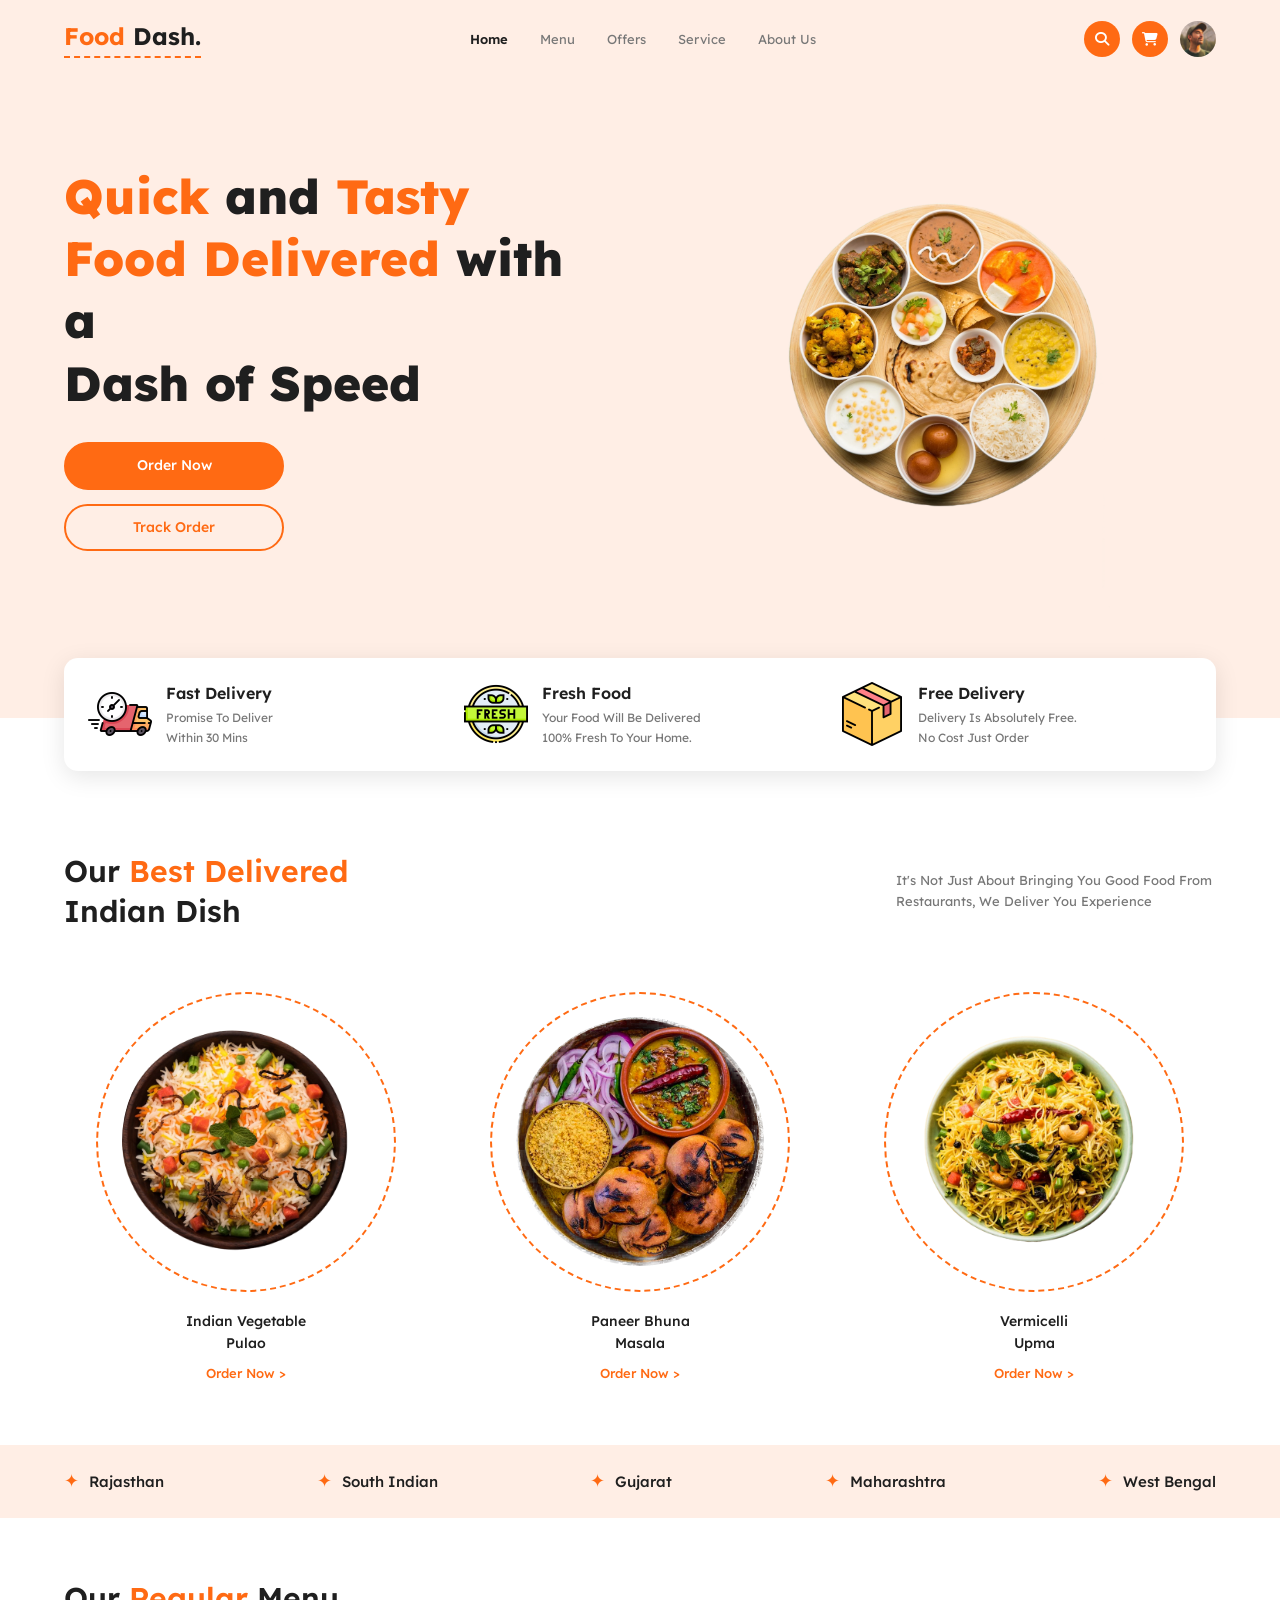
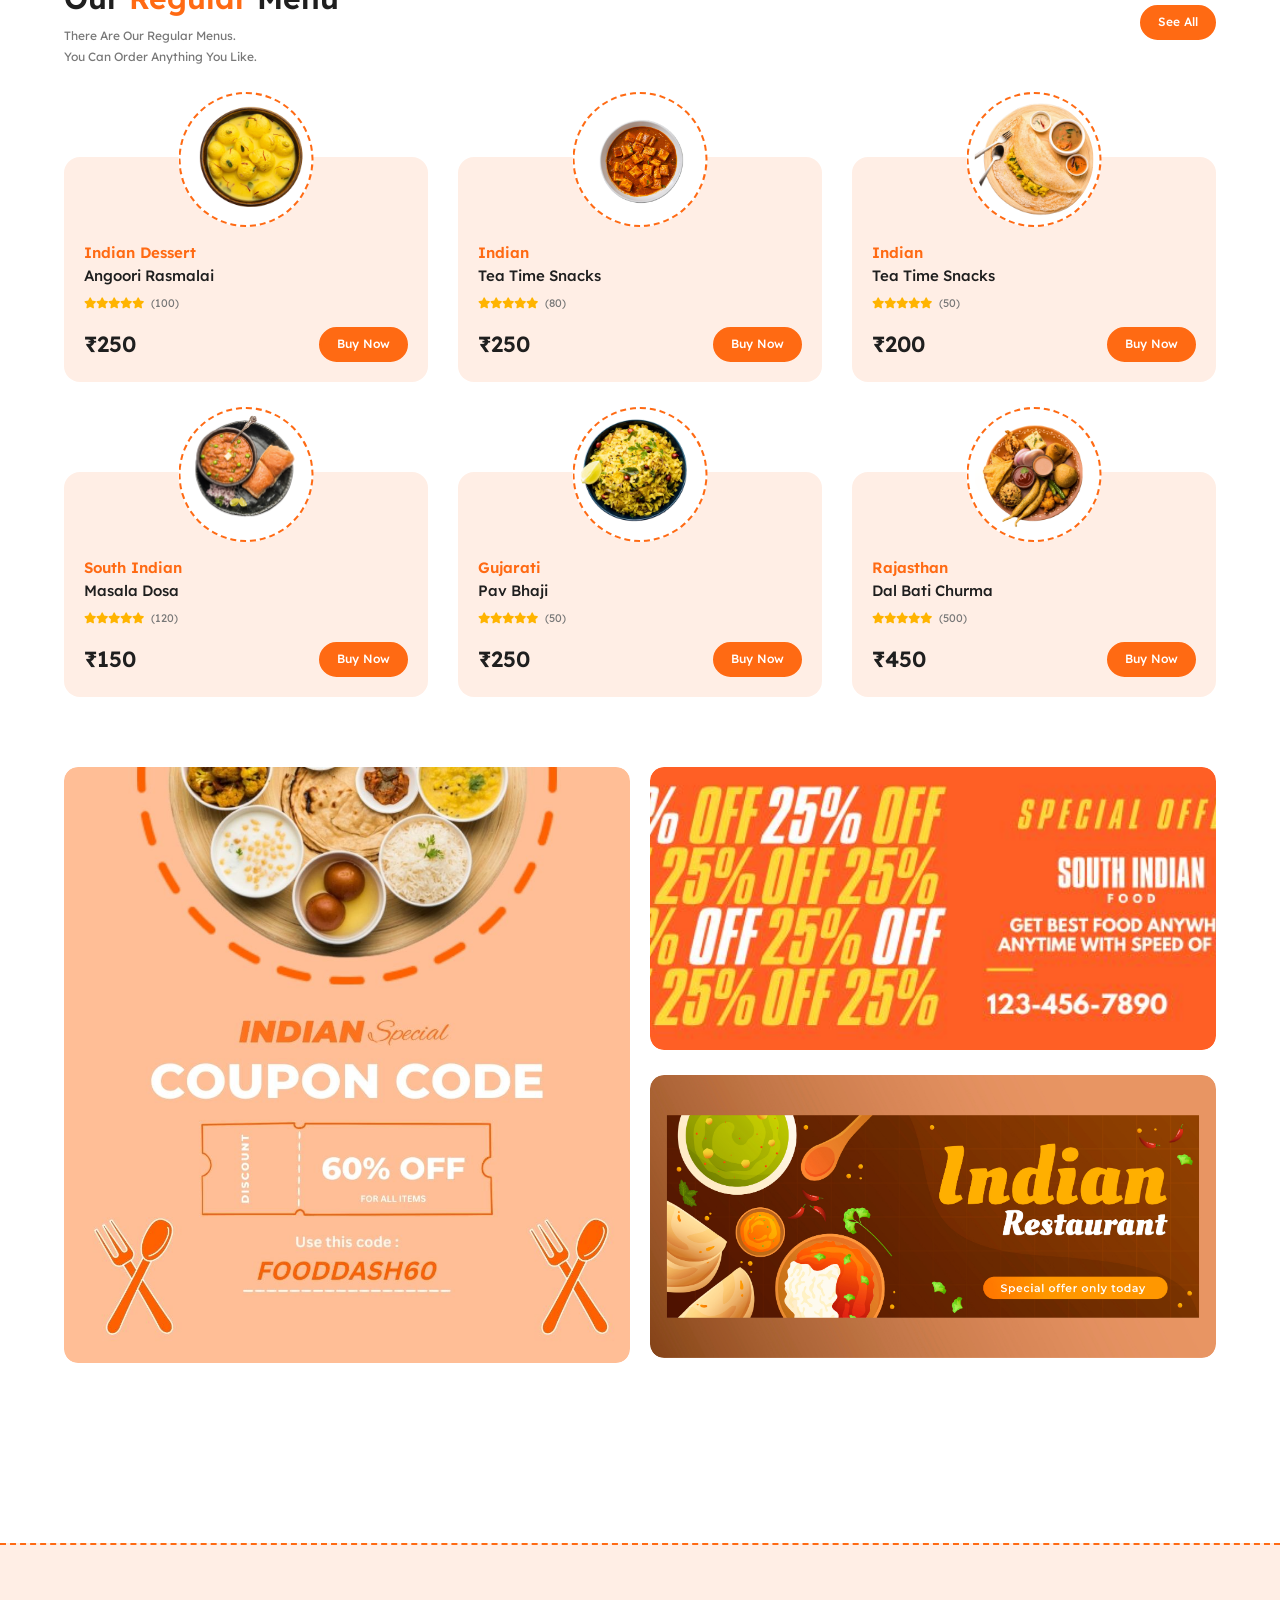
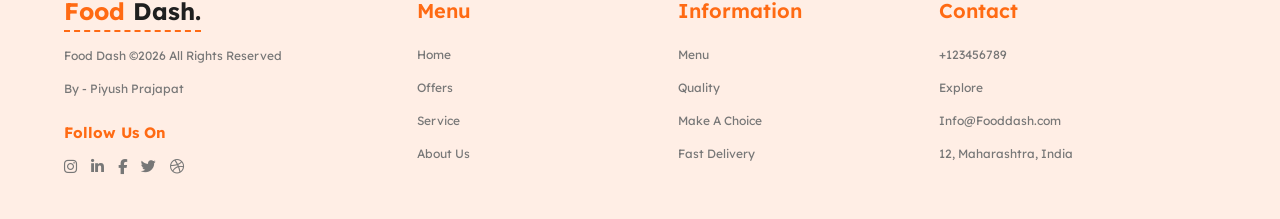
<file: index.html>
<!DOCTYPE html>
<html lang="en">

<head>
    <meta charset="UTF-8">
    <meta name="viewport" content="width=device-width, initial-scale=1.0">
    <meta name="description" content="Food Dash - quick and tasty Indian food delivered with a dash of speed.">
    <title>Food Dash | Home</title>

    <!-- Font (Lexend) and icons (Font Awesome) -->
    <link rel="preconnect" href="https://fonts.googleapis.com">
    <link rel="preconnect" href="https://fonts.gstatic.com" crossorigin>
    <link href="https://fonts.googleapis.com/css2?family=Lexend:wght@300;400;500;600;700;800&display=swap"
        rel="stylesheet">
    <link rel="stylesheet" href="https://cdnjs.cloudflare.com/ajax/libs/font-awesome/6.7.2/css/all.min.css">

    <!-- Our CSS: shared file first, then this page's file -->
    <link rel="stylesheet" href="./css/style.css">
    <link rel="stylesheet" href="./css/home.css">
</head>

<body>

    <!-- ========== HEADER ========== -->
    <header class="header">
        <div class="container navbar">

            <a href="./index.html" class="logo"><span>Food</span> Dash.</a>

            <!-- Mobile menu button (checkbox trick, no JavaScript) -->
            <input type="checkbox" id="menu-checkbox" class="menu-checkbox">
            <label for="menu-checkbox" class="menu-toggle" aria-label="Open menu">
                <i class="fa-solid fa-bars"></i>
            </label>

            <ul class="nav-menu">
                <li><a href="./index.html" class="nav-link active">Home</a></li>
                <li><a href="./menu.html" class="nav-link">Menu</a></li>
                <li><a href="#offers" class="nav-link">Offers</a></li>
                <li><a href="#service" class="nav-link">Service</a></li>
                <li><a href="#about" class="nav-link">About Us</a></li>
            </ul>

            <div class="nav-actions">
                <a href="./menu.html" class="icon-btn" aria-label="Search food">
                    <i class="fa-solid fa-magnifying-glass"></i>
                </a>
                <a href="./cart.html" class="icon-btn" aria-label="Shopping cart">
                    <i class="fa-solid fa-cart-shopping"></i>
                </a>
                <a href="./login.html" aria-label="Login">
                    <img src="./images/men1.jpg" alt="User" class="avatar">
                </a>
            </div>

        </div>
    </header>


    <main>

        <!-- ========== HERO ========== -->
        <section class="hero">
            <div class="container hero-content">

                <div class="hero-text">
                    <h1>
                        <span>Quick</span> and <span>Tasty</span><br>
                        <span>Food Delivered</span> with a<br>
                        Dash of Speed
                    </h1>

                    <div class="hero-buttons">
                        <a href="./menu.html" class="btn btn-primary">Order Now</a>
                        <a href="./cart.html" class="btn btn-outline">Track Order</a>
                    </div>
                </div>

                <div class="hero-image">
                    <img src="./images/hero.png" alt="Indian thali with many dishes">
                </div>

            </div>
        </section>


        <!-- ========== FEATURES ========== -->
        <section class="features" id="service">
            <div class="container">
                <div class="features-box">

                    <div class="feature-item">
                        <img src="./images/delivery1.png" alt="">
                        <div>
                            <h3>Fast Delivery</h3>
                            <p>Promise To Deliver<br>Within 30 Mins</p>
                        </div>
                    </div>

                    <div class="feature-item">
                         <img src="./images/delevery2.png" alt="">
                        <div>
                            <h3>Fresh Food</h3>
                            <p>Your Food Will Be Delivered<br>100% Fresh To Your Home.</p>
                        </div>
                    </div>

                    <div class="feature-item">
                        <img src="./images/delivery3.png" alt="">
                        <div>
                            <h3>Free Delivery</h3>
                            <p>Delivery Is Absolutely Free.<br>No Cost Just Order</p>
                        </div>
                    </div>

                </div>
            </div>
        </section>


        <!-- ========== BEST DELIVERED DISHES ========== -->
        <section class="best-dishes" id="about">
            <div class="container">

                <div class="best-heading">
                    <h2 class="section-title">Our <span>Best Delivered</span><br>Indian Dish</h2>
                    <p>It's Not Just About Bringing You Good Food From Restaurants, We Deliver You Experience</p>
                </div>

                <div class="best-grid">

                    <div class="best-item">
                        <div class="best-circle">
                            <img src="./images/item1.png" alt="Indian vegetable pulao">
                        </div>
                        <h3>Indian Vegetable<br>Pulao</h3>
                        <a href="./cart.html">Order Now ></a>
                    </div>

                    <div class="best-item">
                        <div class="best-circle">
                            <img src="./images/item2.png" alt="Paneer bhuna masala">
                        </div>
                        <h3>Paneer Bhuna<br>Masala</h3>
                        <a href="./cart.html">Order Now ></a>
                    </div>

                    <div class="best-item">
                        <div class="best-circle">
                            <img src="./images/item3.png" alt="Vermicelli upma">
                        </div>
                        <h3>Vermicelli<br>Upma</h3>
                        <a href="./cart.html">Order Now ></a>
                    </div>

                </div>

            </div>
        </section>


        <!-- ========== REGIONS STRIP ========== -->
        <section class="regions">
            <div class="container">
                <ul class="regions-list">
                    <li>Rajasthan</li>
                    <li>South Indian</li>
                    <li>Gujarat</li>
                    <li>Maharashtra</li>
                    <li>West Bengal</li>
                </ul>
            </div>
        </section>


        <!-- ========== OUR REGULAR MENU ========== -->
        <section class="regular-menu">
            <div class="container">

                <div class="menu-heading">
                    <div>
                        <h2 class="section-title">Our <span>Regular</span> Menu</h2>
                        <p>There Are Our Regular Menus.<br>You Can Order Anything You Like.</p>
                    </div>
                    <a href="./menu.html" class="btn btn-primary btn-small">See All</a>
                </div>

                <div class="dish-grid">

                    <article class="dish-card">
                        <div class="dish-image">
                            <img src="./images/item4.png" alt="Angoori rasmalai">
                        </div>
                        <h3><span>Indian Dessert</span> Angoori Rasmalai</h3>
                        <div class="stars">
                            <i class="fa-solid fa-star"></i><i class="fa-solid fa-star"></i><i
                                class="fa-solid fa-star"></i><i class="fa-solid fa-star"></i><i
                                class="fa-solid fa-star"></i>
                            <span>(100)</span>
                        </div>
                        <div class="dish-bottom">
                            <span class="price">₹250</span>
                            <a href="./cart.html" class="btn btn-primary btn-small">Buy Now</a>
                        </div>
                    </article>

                    <article class="dish-card">
                        <div class="dish-image">
                            <img src="./images/item5.png" alt="Indian tea time snacks">
                        </div>
                        <h3><span>Indian</span> Tea Time Snacks</h3>
                        <div class="stars">
                            <i class="fa-solid fa-star"></i><i class="fa-solid fa-star"></i><i
                                class="fa-solid fa-star"></i><i class="fa-solid fa-star"></i><i
                                class="fa-solid fa-star"></i>
                            <span>(80)</span>
                        </div>
                        <div class="dish-bottom">
                            <span class="price">₹250</span>
                            <a href="./cart.html" class="btn btn-primary btn-small">Buy Now</a>
                        </div>
                    </article>

                    <article class="dish-card">
                        <div class="dish-image">
                            <img src="./images/item6.png" alt="Indian tea snacks platter">
                        </div>
                        <h3><span>Indian</span> Tea Time Snacks</h3>
                        <div class="stars">
                            <i class="fa-solid fa-star"></i><i class="fa-solid fa-star"></i><i
                                class="fa-solid fa-star"></i><i class="fa-solid fa-star"></i><i
                                class="fa-solid fa-star"></i>
                            <span>(50)</span>
                        </div>
                        <div class="dish-bottom">
                            <span class="price">₹200</span>
                            <a href="./cart.html" class="btn btn-primary btn-small">Buy Now</a>
                        </div>
                    </article>

                    <article class="dish-card">
                        <div class="dish-image">
                            <img src="./images/item7.png" alt="Masala dosa">
                        </div>
                        <h3><span>South Indian</span> Masala Dosa</h3>
                        <div class="stars">
                            <i class="fa-solid fa-star"></i><i class="fa-solid fa-star"></i><i
                                class="fa-solid fa-star"></i><i class="fa-solid fa-star"></i><i
                                class="fa-solid fa-star"></i>
                            <span>(120)</span>
                        </div>
                        <div class="dish-bottom">
                            <span class="price">₹150</span>
                            <a href="./cart.html" class="btn btn-primary btn-small">Buy Now</a>
                        </div>
                    </article>

                    <article class="dish-card">
                        <div class="dish-image">
                            <img src="./images/item8.png" alt="Pav bhaji">
                        </div>
                        <h3><span>Gujarati</span> Pav Bhaji</h3>
                        <div class="stars">
                            <i class="fa-solid fa-star"></i><i class="fa-solid fa-star"></i><i
                                class="fa-solid fa-star"></i><i class="fa-solid fa-star"></i><i
                                class="fa-solid fa-star"></i>
                            <span>(50)</span>
                        </div>
                        <div class="dish-bottom">
                            <span class="price">₹250</span>
                            <a href="./cart.html" class="btn btn-primary btn-small">Buy Now</a>
                        </div>
                    </article>

                    <article class="dish-card">
                        <div class="dish-image">
                            <img src="./images/item9.png" alt="Dal bati churma">
                        </div>
                        <h3><span>Rajasthan</span> Dal Bati Churma</h3>
                        <div class="stars">
                            <i class="fa-solid fa-star"></i><i class="fa-solid fa-star"></i><i
                                class="fa-solid fa-star"></i><i class="fa-solid fa-star"></i><i
                                class="fa-solid fa-star"></i>
                            <span>(500)</span>
                        </div>
                        <div class="dish-bottom">
                            <span class="price">₹450</span>
                            <a href="./cart.html" class="btn btn-primary btn-small">Buy Now</a>
                        </div>
                    </article>

                </div>
            </div>
        </section>


    <!-- ========== OFFERS ========== -->
    <section class="offers" id="offers">
        <div class="container offers-grid">
    
            <div class="offer offer-coupon">
                <img src="./images/cupon1.jpg" alt="Coupon 1">
            </div>
    
            <div class="offers-right">
                <div class="offer">
                    <img src="./images/cupon2.jpg" alt="Coupon 2">
                </div>
    
                <div class="offer offer-restaurant">
                    <img src="./images/cupon3.jpg" alt="Coupon 3">
                </div>
            </div>
    
        </div>
    </section>

    </main>


    <!-- ========== FOOTER ========== -->
    <footer class="footer">
        <div class="container footer-grid">

            <div class="footer-about">
                <a href="./index.html" class="logo"><span>Food</span> Dash.</a>
                <p>Food Dash ©2026 All Rights Reserved</p>
                <p>By - Piyush Prajapat</p>
                <h4>Follow Us On</h4>
                <div class="footer-socials">
                    <a href="#" aria-label="Instagram"><i class="fa-brands fa-instagram"></i></a>
                    <a href="#" aria-label="LinkedIn"><i class="fa-brands fa-linkedin-in"></i></a>
                    <a href="#" aria-label="Facebook"><i class="fa-brands fa-facebook-f"></i></a>
                    <a href="#" aria-label="Twitter"><i class="fa-brands fa-twitter"></i></a>
                    <a href="#" aria-label="Dribbble"><i class="fa-brands fa-dribbble"></i></a>
                </div>
            </div>

            <div class="footer-column">
                <h3>Menu</h3>
                <ul>
                    <li><a href="./index.html">Home</a></li>
                    <li><a href="#offers">Offers</a></li>
                    <li><a href="#service">Service</a></li>
                    <li><a href="#about">About Us</a></li>
                </ul>
            </div>

            <div class="footer-column">
                <h3>Information</h3>
                <ul>
                    <li><a href="./menu.html">Menu</a></li>
                    <li><a href="#service">Quality</a></li>
                    <li><a href="./menu.html">Make A Choice</a></li>
                    <li><a href="#service">Fast Delivery</a></li>
                </ul>
            </div>

            <div class="footer-column">
                <h3>Contact</h3>
                <ul>
                    <li>+123456789</li>
                    <li>Explore</li>
                    <li>Info@Fooddash.com</li>
                    <li>12, Maharashtra, India</li>
                </ul>
            </div>

        </div>
    </footer>

</body>

</html>
</file>
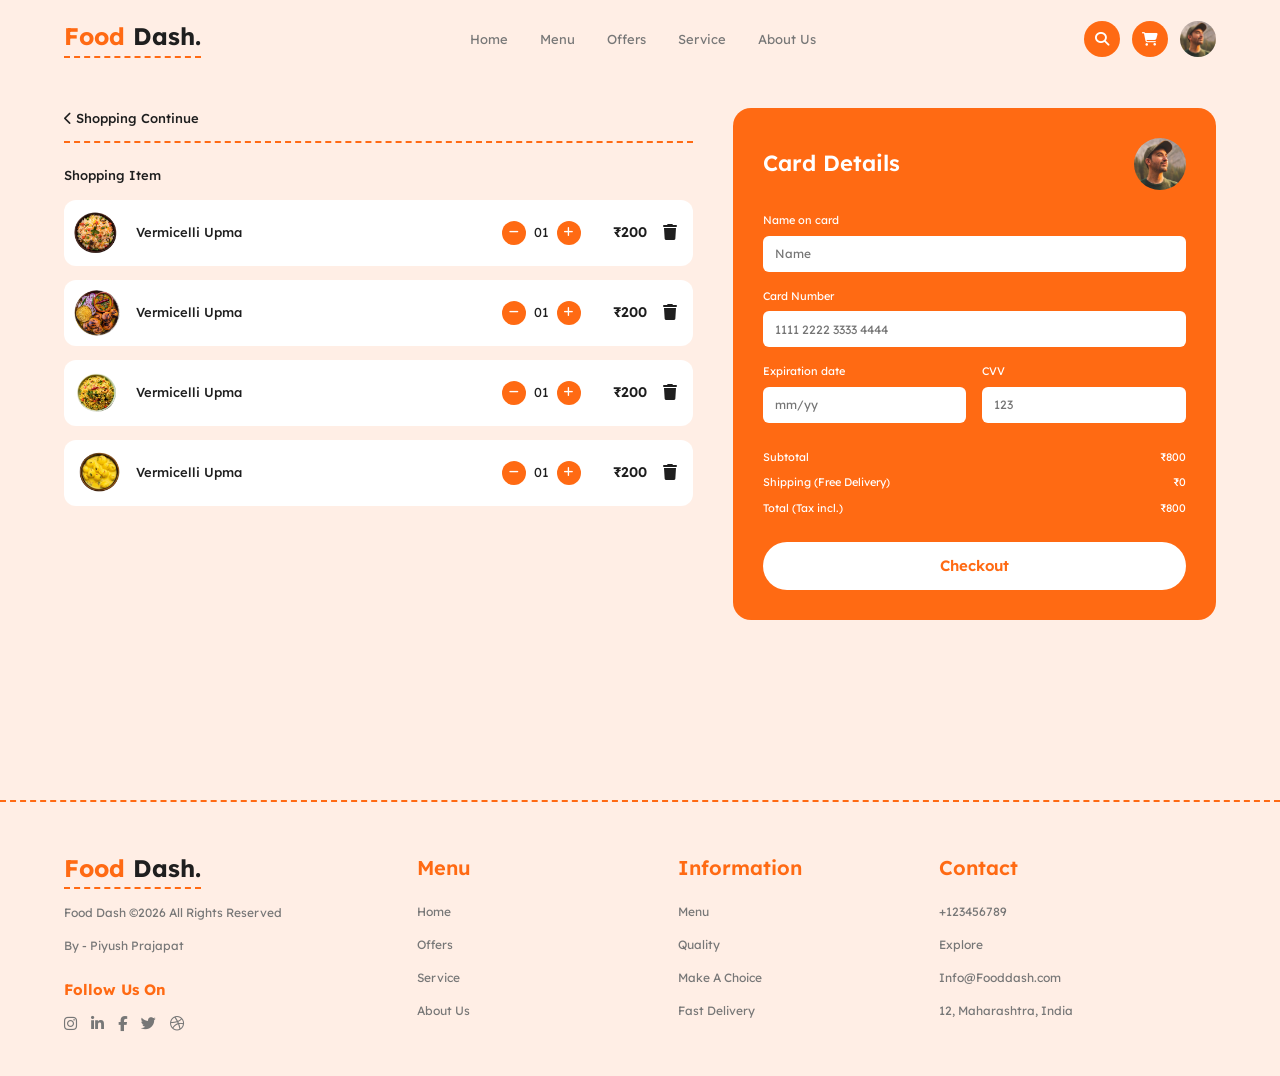
<file: cart.html>
<!DOCTYPE html>
<html lang="en">

<head>
    <meta charset="UTF-8">
    <meta name="viewport" content="width=device-width, initial-scale=1.0">
    <meta name="description" content="Review your Food Dash order and pay securely.">
    <title>Food Dash | Cart</title>

    <link rel="preconnect" href="https://fonts.googleapis.com">
    <link rel="preconnect" href="https://fonts.gstatic.com" crossorigin>
    <link href="https://fonts.googleapis.com/css2?family=Lexend:wght@300;400;500;600;700;800&display=swap"
        rel="stylesheet">
    <link rel="stylesheet" href="https://cdnjs.cloudflare.com/ajax/libs/font-awesome/6.7.2/css/all.min.css">

    <link rel="stylesheet" href="./css/style.css">
    <link rel="stylesheet" href="./css/cart.css">
</head>

<body class="cart-body">

    <!-- ========== HEADER ========== -->
    <header class="header">
        <div class="container navbar">

            <a href="./index.html" class="logo"><span>Food</span> Dash.</a>

            <input type="checkbox" id="menu-checkbox" class="menu-checkbox">
            <label for="menu-checkbox" class="menu-toggle" aria-label="Open menu">
                <i class="fa-solid fa-bars"></i>
            </label>

            <ul class="nav-menu">
                <li><a href="./index.html" class="nav-link">Home</a></li>
                <li><a href="./menu.html" class="nav-link">Menu</a></li>
                <li><a href="./index.html#offers" class="nav-link">Offers</a></li>
                <li><a href="./index.html#service" class="nav-link">Service</a></li>
                <li><a href="./index.html#about" class="nav-link">About Us</a></li>
            </ul>

            <div class="nav-actions">
                <a href="./menu.html" class="icon-btn" aria-label="Search food">
                    <i class="fa-solid fa-magnifying-glass"></i>
                </a>
                <a href="./cart.html" class="icon-btn" aria-label="Shopping cart">
                    <i class="fa-solid fa-cart-shopping"></i>
                </a>
                <a href="./login.html" aria-label="Login">
                    <img src="./images/men1.jpg" alt="User" class="avatar">
                </a>
            </div>

        </div>
    </header>


    <main class="cart-page">
        <div class="container cart-layout">

            <!-- ===== LEFT: items ===== -->
            <section>
                <a href="./menu.html" class="back-link"><i class="fa-solid fa-chevron-left"></i> Shopping Continue</a>

                <p class="cart-label">Shopping Item</p>

                <div class="cart-item">
                    <img src="./images/item1.png" alt="Vermicelli upma">
                    <p class="cart-item-name">Vermicelli Upma</p>
                    <div class="quantity">
                        <button type="button" aria-label="Decrease quantity"><i class="fa-solid fa-minus"></i></button>
                        <span>01</span>
                        <button type="button" aria-label="Increase quantity"><i class="fa-solid fa-plus"></i></button>
                    </div>
                    <span class="cart-price">₹200</span>
                    <button type="button" class="remove-btn" aria-label="Remove item">
                        <i class="fa-solid fa-trash"></i>
                    </button>
                </div>

                <div class="cart-item">
                    <img src="./images/item2.png" alt="Vermicelli upma">
                    <p class="cart-item-name">Vermicelli Upma</p>
                    <div class="quantity">
                        <button type="button" aria-label="Decrease quantity"><i class="fa-solid fa-minus"></i></button>
                        <span>01</span>
                        <button type="button" aria-label="Increase quantity"><i class="fa-solid fa-plus"></i></button>
                    </div>
                    <span class="cart-price">₹200</span>
                    <button type="button" class="remove-btn" aria-label="Remove item">
                        <i class="fa-solid fa-trash"></i>
                    </button>
                </div>

                <div class="cart-item">
                    <img src="./images/item3.png" alt="Vermicelli upma">
                    <p class="cart-item-name">Vermicelli Upma</p>
                    <div class="quantity">
                        <button type="button" aria-label="Decrease quantity"><i class="fa-solid fa-minus"></i></button>
                        <span>01</span>
                        <button type="button" aria-label="Increase quantity"><i class="fa-solid fa-plus"></i></button>
                    </div>
                    <span class="cart-price">₹200</span>
                    <button type="button" class="remove-btn" aria-label="Remove item">
                        <i class="fa-solid fa-trash"></i>
                    </button>
                </div>

                <div class="cart-item">
                    <img src="./images/item4.png" alt="Vermicelli upma">
                    <p class="cart-item-name">Vermicelli Upma</p>
                    <div class="quantity">
                        <button type="button" aria-label="Decrease quantity"><i class="fa-solid fa-minus"></i></button>
                        <span>01</span>
                        <button type="button" aria-label="Increase quantity"><i class="fa-solid fa-plus"></i></button>
                    </div>
                    <span class="cart-price">₹200</span>
                    <button type="button" class="remove-btn" aria-label="Remove item">
                        <i class="fa-solid fa-trash"></i>
                    </button>
                </div>
            </section>

            <!-- ===== RIGHT: card details ===== -->
            <aside class="payment-card">

                <div class="payment-top">
                    <h2>Card Details</h2>
                    <img src="./images/men1.jpg" alt="User">
                </div>

                <form action="#" method="post">

                    <label for="card-name">Name on card</label>
                    <input type="text" id="card-name" name="cardName" placeholder="Name" required>

                    <label for="card-number">Card Number</label>
                    <input type="text" id="card-number" name="cardNumber" placeholder="1111 2222 3333 4444"
                        inputmode="numeric" maxlength="19" required>

                    <div class="payment-row">
                        <div>
                            <label for="card-expiry">Expiration date</label>
                            <input type="text" id="card-expiry" name="cardExpiry" placeholder="mm/yy" maxlength="5"
                                required>
                        </div>

                        <div>
                            <label for="card-cvv">CVV</label>
                            <input type="text" id="card-cvv" name="cardCvv" placeholder="123" inputmode="numeric"
                                maxlength="3" required>
                        </div>
                    </div>

                    <div class="summary-box">
                        <div class="summary-row">
                            <span>Subtotal</span>
                            <span>₹800</span>
                        </div>
                        <div class="summary-row">
                            <span>Shipping (Free Delivery)</span>
                            <span>₹0</span>
                        </div>
                        <div class="summary-row">
                            <span>Total (Tax incl.)</span>
                            <span>₹800</span>
                        </div>
                    </div>

                    <button type="submit" class="checkout-btn">Checkout</button>

                </form>
            </aside>

        </div>
    </main>


    <!-- ========== FOOTER ========== -->
    <footer class="footer">
        <div class="container footer-grid">

            <div class="footer-about">
                <a href="./index.html" class="logo"><span>Food</span> Dash.</a>
                <p>Food Dash ©2026 All Rights Reserved</p>
                <p>By - Piyush Prajapat</p>
                <h4>Follow Us On</h4>
                <div class="footer-socials">
                    <a href="#" aria-label="Instagram"><i class="fa-brands fa-instagram"></i></a>
                    <a href="#" aria-label="LinkedIn"><i class="fa-brands fa-linkedin-in"></i></a>
                    <a href="#" aria-label="Facebook"><i class="fa-brands fa-facebook-f"></i></a>
                    <a href="#" aria-label="Twitter"><i class="fa-brands fa-twitter"></i></a>
                    <a href="#" aria-label="Dribbble"><i class="fa-brands fa-dribbble"></i></a>
                </div>
            </div>

            <div class="footer-column">
                <h3>Menu</h3>
                <ul>
                    <li><a href="./index.html">Home</a></li>
                    <li><a href="./index.html#offers">Offers</a></li>
                    <li><a href="./index.html#service">Service</a></li>
                    <li><a href="./index.html#about">About Us</a></li>
                </ul>
            </div>

            <div class="footer-column">
                <h3>Information</h3>
                <ul>
                    <li><a href="./menu.html">Menu</a></li>
                    <li><a href="./index.html#service">Quality</a></li>
                    <li><a href="./menu.html">Make A Choice</a></li>
                    <li><a href="./index.html#service">Fast Delivery</a></li>
                </ul>
            </div>

            <div class="footer-column">
                <h3>Contact</h3>
                <ul>
                    <li>+123456789</li>
                    <li>Explore</li>
                    <li>Info@Fooddash.com</li>
                    <li>12, Maharashtra, India</li>
                </ul>
            </div>

        </div>
    </footer>

</body>

</html>
</file>
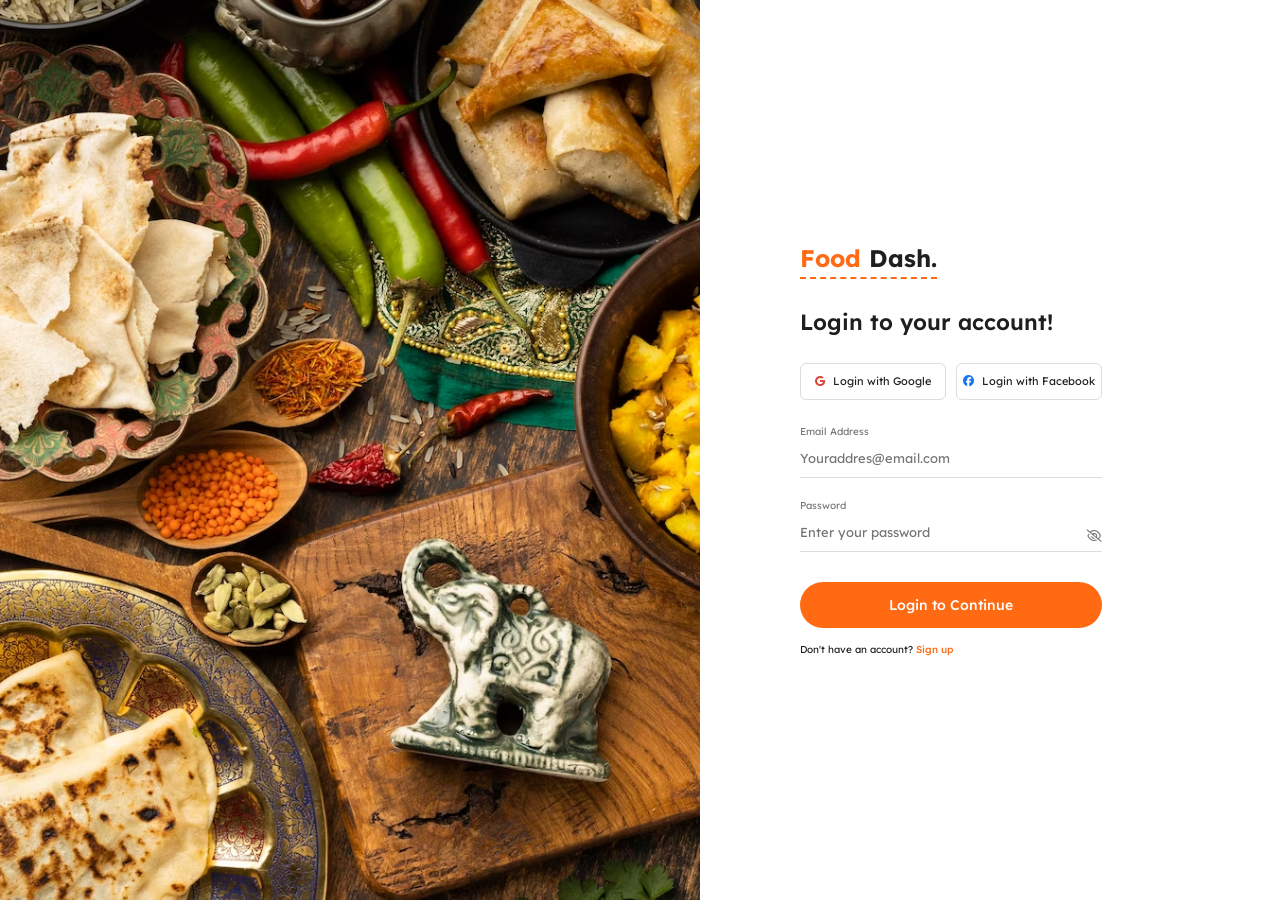
<file: login.html>
<!DOCTYPE html>
<html lang="en">

<head>
    <meta charset="UTF-8">
    <meta name="viewport" content="width=device-width, initial-scale=1.0">
    <meta name="description" content="Login to your Food Dash account.">
    <title>Food Dash | Login</title>

    <link rel="preconnect" href="https://fonts.googleapis.com">
    <link rel="preconnect" href="https://fonts.gstatic.com" crossorigin>
    <link href="https://fonts.googleapis.com/css2?family=Lexend:wght@300;400;500;600;700;800&display=swap"
        rel="stylesheet">
    <link rel="stylesheet" href="https://cdnjs.cloudflare.com/ajax/libs/font-awesome/6.7.2/css/all.min.css">

    <link rel="stylesheet" href="./css/style.css">
    <link rel="stylesheet" href="./css/auth.css">
</head>

<body>

    <main class="auth-page">

        <!-- Left: food photo -->
        <div class="auth-image">
            <img src="./images/login.png" alt="Delicious Indian food">
        </div>

        <!-- Right: login form -->
        <section class="auth-panel">
            <div class="auth-box">

                <a href="./index.html" class="logo"><span>Food</span> Dash.</a>

                <h1>Login to your account!</h1>

                <div class="social-buttons">
                    <a href="#" class="social-btn"><i class="fa-brands fa-google"></i> Login with Google</a>
                    <a href="#" class="social-btn"><i class="fa-brands fa-facebook"></i> Login with Facebook</a>
                </div>

                <form class="auth-form" action="#" method="post">

                    <div class="form-group">
                        <label for="email">Email Address</label>
                        <input type="email" id="email" name="email" placeholder="Youraddres@email.com"
                            autocomplete="email" required>
                    </div>

                    <div class="form-group">
                        <label for="password">Password</label>
                        <input type="password" id="password" name="password" placeholder="Enter your password"
                            autocomplete="current-password" required>
                        <i class="fa-regular fa-eye-slash eye"></i>
                    </div>

                    <button type="submit" class="auth-btn">Login to Continue</button>

                    <p class="auth-switch">Don't have an account? <a href="./signup.html">Sign up</a></p>

                </form>

            </div>
        </section>

    </main>

</body>

</html>
</file>
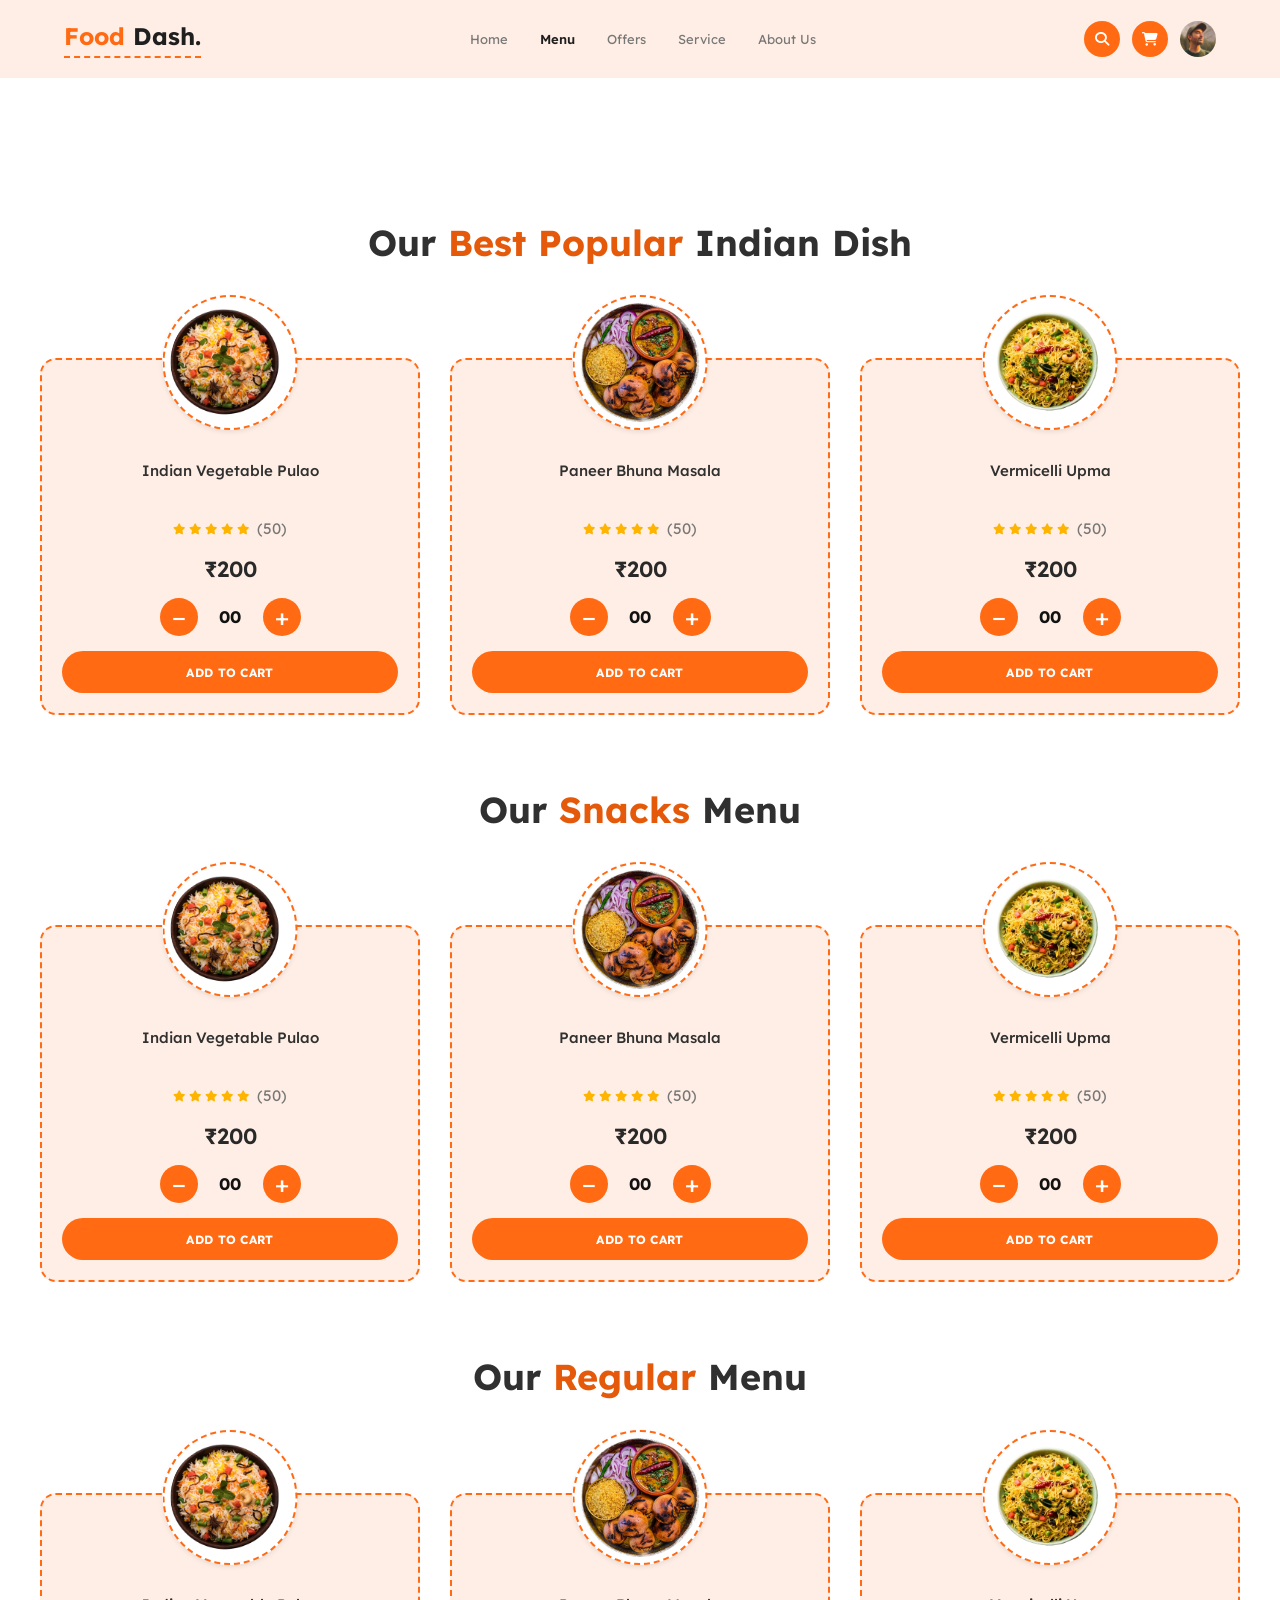
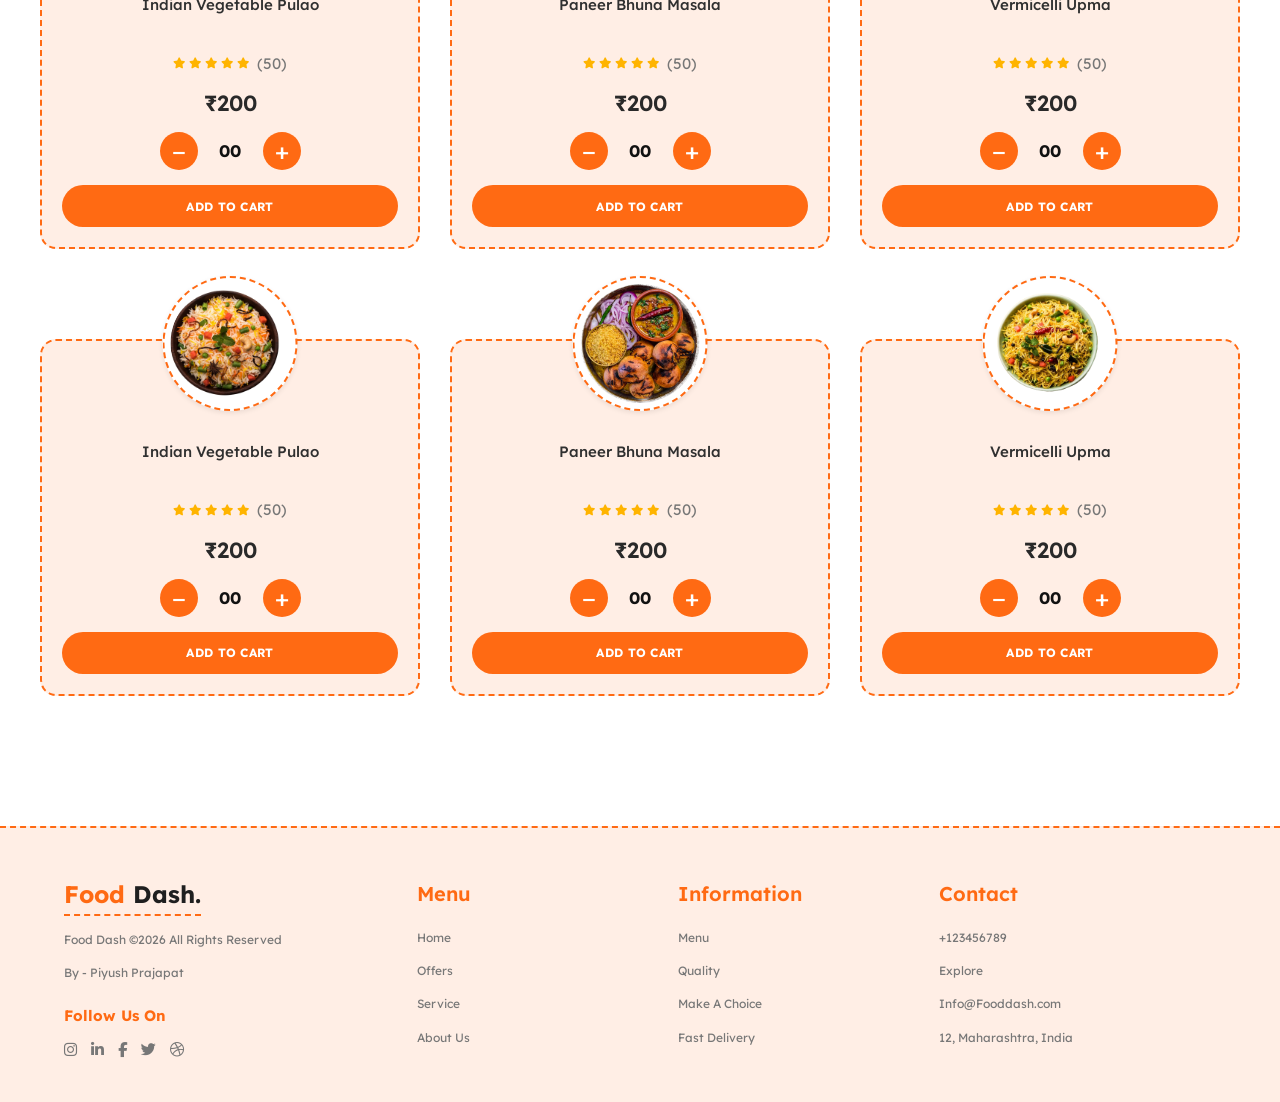
<file: menu.html>
<!DOCTYPE html>
<html lang="en">

<head>
    <meta charset="UTF-8">
    <meta name="viewport" content="width=device-width, initial-scale=1.0">
    <meta name="description" content="Explore the Food Dash regular menu and order your favourite Indian dishes.">
    <title>Food Dash | Menu</title>

    <link rel="preconnect" href="https://fonts.googleapis.com">
    <link rel="preconnect" href="https://fonts.gstatic.com" crossorigin>
    <link href="https://fonts.googleapis.com/css2?family=Lexend:wght@300;400;500;600;700;800&display=swap" rel="stylesheet">
    <link rel="stylesheet" href="https://cdnjs.cloudflare.com/ajax/libs/font-awesome/6.7.2/css/all.min.css">

    <!-- css files -->
    <link rel="stylesheet" href="./css/menu.css">
    <link rel="stylesheet" href="./css/home.css">
    <link rel="stylesheet" href="./css/style.css">

</head>

<body>

    <!-- ========== HEADER ========== -->
    <header class="header">
        <div class="container navbar">

            <a href="./index.html" class="logo"><span>Food</span> Dash.</a>

            <input type="checkbox" id="menu-checkbox" class="menu-checkbox">
            <label for="menu-checkbox" class="menu-toggle" aria-label="Open menu">
                <i class="fa-solid fa-bars"></i>
            </label>

            <ul class="nav-menu">
                <li><a href="./index.html" class="nav-link">Home</a></li>
                <li><a href="./menu.html" class="nav-link active">Menu</a></li>
                <li><a href="./index.html#offers" class="nav-link">Offers</a></li>
                <li><a href="./index.html#service" class="nav-link">Service</a></li>
                <li><a href="./index.html#about" class="nav-link">About Us</a></li>
            </ul>

            <div class="nav-actions">
                <a href="./menu.html" class="icon-btn" aria-label="Search food">
                    <i class="fa-solid fa-magnifying-glass"></i>
                </a>
                <a href="./cart.html" class="icon-btn" aria-label="Shopping cart">
                    <i class="fa-solid fa-cart-shopping"></i>
                </a>
                <a href="./login.html" aria-label="Login">
                    <img src="./images/men1.jpg" alt="User" class="avatar">
                </a>
            </div>

        </div>
    </header>


    <main class="menu-main">

        <!-- ============== Best Popular ============== -->
        <section class="menu-section">
            <div class="menu-section-heading">
                <h2>Our <span class="dish">Best Popular</span> Indian Dish</h2>
            </div>

            <div class="dish-grid">

                <article class="dish-card">
                    <div class="dish-image">
                        <img src="./images/item1.png" alt="Indian vegetable pulao" width="190" height="190" loading="lazy">
                    </div>
                    <h3>Indian Vegetable Pulao</h3>
                    <div class="stars" role="img" aria-label="5 out of 5 stars, 50 reviews">
                        <i class="fa-solid fa-star" aria-hidden="true"></i><i class="fa-solid fa-star" aria-hidden="true"></i><i class="fa-solid fa-star" aria-hidden="true"></i><i class="fa-solid fa-star" aria-hidden="true"></i><i class="fa-solid fa-star" aria-hidden="true"></i>
                        <span>(50)</span>
                    </div>
                    <p class="price">₹200</p>
                    <div class="qty-control">
                        <button type="button" class="qty-btn" aria-label="Decrease quantity">−</button>
                        <span class="qty-amount" aria-live="polite">00</span>
                        <button type="button" class="qty-btn" aria-label="Increase quantity">+</button>
                    </div>
                    <a href="./cart.html" class="add-cart-btn">ADD TO CART</a>
                </article>

                <article class="dish-card">
                    <div class="dish-image">
                        <img src="./images/item2.png" alt="Paneer bhuna masala" width="190" height="190" loading="lazy">
                    </div>
                    <h3>Paneer Bhuna Masala</h3>
                    <div class="stars" role="img" aria-label="5 out of 5 stars, 50 reviews">
                        <i class="fa-solid fa-star" aria-hidden="true"></i><i class="fa-solid fa-star" aria-hidden="true"></i><i class="fa-solid fa-star" aria-hidden="true"></i><i class="fa-solid fa-star" aria-hidden="true"></i><i class="fa-solid fa-star" aria-hidden="true"></i>
                        <span>(50)</span>
                    </div>
                    <p class="price">₹200</p>
                    <div class="qty-control">
                        <button type="button" class="qty-btn" aria-label="Decrease quantity">−</button>
                        <span class="qty-amount" aria-live="polite">00</span>
                        <button type="button" class="qty-btn" aria-label="Increase quantity">+</button>
                    </div>
                    <a href="./cart.html" class="add-cart-btn">ADD TO CART</a>
                </article>

                <article class="dish-card">
                    <div class="dish-image">
                        <img src="./images/item3.png" alt="Vermicelli upma" width="190" height="190" loading="lazy">
                    </div>
                    <h3>Vermicelli Upma</h3>
                    <div class="stars" role="img" aria-label="5 out of 5 stars, 50 reviews">
                        <i class="fa-solid fa-star" aria-hidden="true"></i><i class="fa-solid fa-star" aria-hidden="true"></i><i class="fa-solid fa-star" aria-hidden="true"></i><i class="fa-solid fa-star" aria-hidden="true"></i><i class="fa-solid fa-star" aria-hidden="true"></i>
                        <span>(50)</span>
                    </div>
                    <p class="price">₹200</p>
                    <div class="qty-control">
                        <button type="button" class="qty-btn" aria-label="Decrease quantity">−</button>
                        <span class="qty-amount" aria-live="polite">00</span>
                        <button type="button" class="qty-btn" aria-label="Increase quantity">+</button>
                    </div>
                    <a href="./cart.html" class="add-cart-btn">ADD TO CART</a>
                </article>

            </div>
        </section>

        <!-- ============== Snacks ============== -->
        <section class="menu-section">
            <div class="menu-section-heading">
                <h2>Our <span class="dish">Snacks</span> Menu</h2>
            </div>

            <div class="dish-grid">

                <article class="dish-card">
                    <div class="dish-image">
                        <img src="./images/item1.png" alt="Indian vegetable pulao" width="190" height="190" loading="lazy">
                    </div>
                    <h3>Indian Vegetable Pulao</h3>
                    <div class="stars" role="img" aria-label="5 out of 5 stars, 50 reviews">
                        <i class="fa-solid fa-star" aria-hidden="true"></i><i class="fa-solid fa-star" aria-hidden="true"></i><i class="fa-solid fa-star" aria-hidden="true"></i><i class="fa-solid fa-star" aria-hidden="true"></i><i class="fa-solid fa-star" aria-hidden="true"></i>
                        <span>(50)</span>
                    </div>
                    <p class="price">₹200</p>
                    <div class="qty-control">
                        <button type="button" class="qty-btn" aria-label="Decrease quantity">−</button>
                        <span class="qty-amount" aria-live="polite">00</span>
                        <button type="button" class="qty-btn" aria-label="Increase quantity">+</button>
                    </div>
                    <a href="./cart.html" class="add-cart-btn">ADD TO CART</a>
                </article>

                <article class="dish-card">
                    <div class="dish-image">
                        <img src="./images/item2.png" alt="Paneer bhuna masala" width="190" height="190" loading="lazy">
                    </div>
                    <h3>Paneer Bhuna Masala</h3>
                    <div class="stars" role="img" aria-label="5 out of 5 stars, 50 reviews">
                        <i class="fa-solid fa-star" aria-hidden="true"></i><i class="fa-solid fa-star" aria-hidden="true"></i><i class="fa-solid fa-star" aria-hidden="true"></i><i class="fa-solid fa-star" aria-hidden="true"></i><i class="fa-solid fa-star" aria-hidden="true"></i>
                        <span>(50)</span>
                    </div>
                    <p class="price">₹200</p>
                    <div class="qty-control">
                        <button type="button" class="qty-btn" aria-label="Decrease quantity">−</button>
                        <span class="qty-amount" aria-live="polite">00</span>
                        <button type="button" class="qty-btn" aria-label="Increase quantity">+</button>
                    </div>
                    <a href="./cart.html" class="add-cart-btn">ADD TO CART</a>
                </article>

                <article class="dish-card">
                    <div class="dish-image">
                        <img src="./images/item3.png" alt="Vermicelli upma" width="190" height="190" loading="lazy">
                    </div>
                    <h3>Vermicelli Upma</h3>
                    <div class="stars" role="img" aria-label="5 out of 5 stars, 50 reviews">
                        <i class="fa-solid fa-star" aria-hidden="true"></i><i class="fa-solid fa-star" aria-hidden="true"></i><i class="fa-solid fa-star" aria-hidden="true"></i><i class="fa-solid fa-star" aria-hidden="true"></i><i class="fa-solid fa-star" aria-hidden="true"></i>
                        <span>(50)</span>
                    </div>
                    <p class="price">₹200</p>
                    <div class="qty-control">
                        <button type="button" class="qty-btn" aria-label="Decrease quantity">−</button>
                        <span class="qty-amount" aria-live="polite">00</span>
                        <button type="button" class="qty-btn" aria-label="Increase quantity">+</button>
                    </div>
                    <a href="./cart.html" class="add-cart-btn">ADD TO CART</a>
                </article>

            </div>
        </section>

        <!-- ============== Regular Menu (6 dishes, ONE grid) ============== -->
        <section class="menu-section">
            <div class="menu-section-heading">
                <h2>Our <span class="dish">Regular</span> Menu</h2>
            </div>

            <div class="dish-grid">

                <article class="dish-card">
                    <div class="dish-image">
                        <img src="./images/item1.png" alt="Indian vegetable pulao" width="190" height="190" loading="lazy">
                    </div>
                    <h3>Indian Vegetable Pulao</h3>
                    <div class="stars" role="img" aria-label="5 out of 5 stars, 50 reviews">
                        <i class="fa-solid fa-star" aria-hidden="true"></i><i class="fa-solid fa-star" aria-hidden="true"></i><i class="fa-solid fa-star" aria-hidden="true"></i><i class="fa-solid fa-star" aria-hidden="true"></i><i class="fa-solid fa-star" aria-hidden="true"></i>
                        <span>(50)</span>
                    </div>
                    <p class="price">₹200</p>
                    <div class="qty-control">
                        <button type="button" class="qty-btn" aria-label="Decrease quantity">−</button>
                        <span class="qty-amount" aria-live="polite">00</span>
                        <button type="button" class="qty-btn" aria-label="Increase quantity">+</button>
                    </div>
                    <a href="./cart.html" class="add-cart-btn">ADD TO CART</a>
                </article>

                <article class="dish-card">
                    <div class="dish-image">
                        <img src="./images/item2.png" alt="Paneer bhuna masala" width="190" height="190" loading="lazy">
                    </div>
                    <h3>Paneer Bhuna Masala</h3>
                    <div class="stars" role="img" aria-label="5 out of 5 stars, 50 reviews">
                        <i class="fa-solid fa-star" aria-hidden="true"></i><i class="fa-solid fa-star" aria-hidden="true"></i><i class="fa-solid fa-star" aria-hidden="true"></i><i class="fa-solid fa-star" aria-hidden="true"></i><i class="fa-solid fa-star" aria-hidden="true"></i>
                        <span>(50)</span>
                    </div>
                    <p class="price">₹200</p>
                    <div class="qty-control">
                        <button type="button" class="qty-btn" aria-label="Decrease quantity">−</button>
                        <span class="qty-amount" aria-live="polite">00</span>
                        <button type="button" class="qty-btn" aria-label="Increase quantity">+</button>
                    </div>
                    <a href="./cart.html" class="add-cart-btn">ADD TO CART</a>
                </article>

                <article class="dish-card">
                    <div class="dish-image">
                        <img src="./images/item3.png" alt="Vermicelli upma" width="190" height="190" loading="lazy">
                    </div>
                    <h3>Vermicelli Upma</h3>
                    <div class="stars" role="img" aria-label="5 out of 5 stars, 50 reviews">
                        <i class="fa-solid fa-star" aria-hidden="true"></i><i class="fa-solid fa-star" aria-hidden="true"></i><i class="fa-solid fa-star" aria-hidden="true"></i><i class="fa-solid fa-star" aria-hidden="true"></i><i class="fa-solid fa-star" aria-hidden="true"></i>
                        <span>(50)</span>
                    </div>
                    <p class="price">₹200</p>
                    <div class="qty-control">
                        <button type="button" class="qty-btn" aria-label="Decrease quantity">−</button>
                        <span class="qty-amount" aria-live="polite">00</span>
                        <button type="button" class="qty-btn" aria-label="Increase quantity">+</button>
                    </div>
                    <a href="./cart.html" class="add-cart-btn">ADD TO CART</a>
                </article>

                <article class="dish-card">
                    <div class="dish-image">
                        <img src="./images/item1.png" alt="Indian vegetable pulao" width="190" height="190" loading="lazy">
                    </div>
                    <h3>Indian Vegetable Pulao</h3>
                    <div class="stars" role="img" aria-label="5 out of 5 stars, 50 reviews">
                        <i class="fa-solid fa-star" aria-hidden="true"></i><i class="fa-solid fa-star" aria-hidden="true"></i><i class="fa-solid fa-star" aria-hidden="true"></i><i class="fa-solid fa-star" aria-hidden="true"></i><i class="fa-solid fa-star" aria-hidden="true"></i>
                        <span>(50)</span>
                    </div>
                    <p class="price">₹200</p>
                    <div class="qty-control">
                        <button type="button" class="qty-btn" aria-label="Decrease quantity">−</button>
                        <span class="qty-amount" aria-live="polite">00</span>
                        <button type="button" class="qty-btn" aria-label="Increase quantity">+</button>
                    </div>
                    <a href="./cart.html" class="add-cart-btn">ADD TO CART</a>
                </article>

                <article class="dish-card">
                    <div class="dish-image">
                        <img src="./images/item2.png" alt="Paneer bhuna masala" width="190" height="190" loading="lazy">
                    </div>
                    <h3>Paneer Bhuna Masala</h3>
                    <div class="stars" role="img" aria-label="5 out of 5 stars, 50 reviews">
                        <i class="fa-solid fa-star" aria-hidden="true"></i><i class="fa-solid fa-star" aria-hidden="true"></i><i class="fa-solid fa-star" aria-hidden="true"></i><i class="fa-solid fa-star" aria-hidden="true"></i><i class="fa-solid fa-star" aria-hidden="true"></i>
                        <span>(50)</span>
                    </div>
                    <p class="price">₹200</p>
                    <div class="qty-control">
                        <button type="button" class="qty-btn" aria-label="Decrease quantity">−</button>
                        <span class="qty-amount" aria-live="polite">00</span>
                        <button type="button" class="qty-btn" aria-label="Increase quantity">+</button>
                    </div>
                    <a href="./cart.html" class="add-cart-btn">ADD TO CART</a>
                </article>

                <article class="dish-card">
                    <div class="dish-image">
                        <img src="./images/item3.png" alt="Vermicelli upma" width="190" height="190" loading="lazy">
                    </div>
                    <h3>Vermicelli Upma</h3>
                    <div class="stars" role="img" aria-label="5 out of 5 stars, 50 reviews">
                        <i class="fa-solid fa-star" aria-hidden="true"></i><i class="fa-solid fa-star" aria-hidden="true"></i><i class="fa-solid fa-star" aria-hidden="true"></i><i class="fa-solid fa-star" aria-hidden="true"></i><i class="fa-solid fa-star" aria-hidden="true"></i>
                        <span>(50)</span>
                    </div>
                    <p class="price">₹200</p>
                    <div class="qty-control">
                        <button type="button" class="qty-btn" aria-label="Decrease quantity">−</button>
                        <span class="qty-amount" aria-live="polite">00</span>
                        <button type="button" class="qty-btn" aria-label="Increase quantity">+</button>
                    </div>
                    <a href="./cart.html" class="add-cart-btn">ADD TO CART</a>
                </article>

            </div>
        </section>

    </main>


    <!-- ========== FOOTER ========== -->
    <footer class="footer">
        <div class="container footer-grid">

            <div class="footer-about">
                <a href="./index.html" class="logo"><span>Food</span> Dash.</a>
                <p>Food Dash ©2026 All Rights Reserved</p>
                <p>By - Piyush Prajapat</p>
                <h4>Follow Us On</h4>
                <div class="footer-socials">
                    <a href="#" aria-label="Instagram"><i class="fa-brands fa-instagram"></i></a>
                    <a href="#" aria-label="LinkedIn"><i class="fa-brands fa-linkedin-in"></i></a>
                    <a href="#" aria-label="Facebook"><i class="fa-brands fa-facebook-f"></i></a>
                    <a href="#" aria-label="Twitter"><i class="fa-brands fa-twitter"></i></a>
                    <a href="#" aria-label="Dribbble"><i class="fa-brands fa-dribbble"></i></a>
                </div>
            </div>

            <div class="footer-column">
                <h3>Menu</h3>
                <ul>
                    <li><a href="./index.html">Home</a></li>
                    <li><a href="./index.html#offers">Offers</a></li>
                    <li><a href="./index.html#service">Service</a></li>
                    <li><a href="./index.html#about">About Us</a></li>
                </ul>
            </div>

            <div class="footer-column">
                <h3>Information</h3>
                <ul>
                    <li><a href="./menu.html">Menu</a></li>
                    <li><a href="./index.html#service">Quality</a></li>
                    <li><a href="./menu.html">Make A Choice</a></li>
                    <li><a href="./index.html#service">Fast Delivery</a></li>
                </ul>
            </div>

            <div class="footer-column">
                <h3>Contact</h3>
                <ul>
                    <li>+123456789</li>
                    <li>Explore</li>
                    <li>Info@Fooddash.com</li>
                    <li>12, Maharashtra, India</li>
                </ul>
            </div>

        </div>
    </footer>

</body>

</html>
</file>
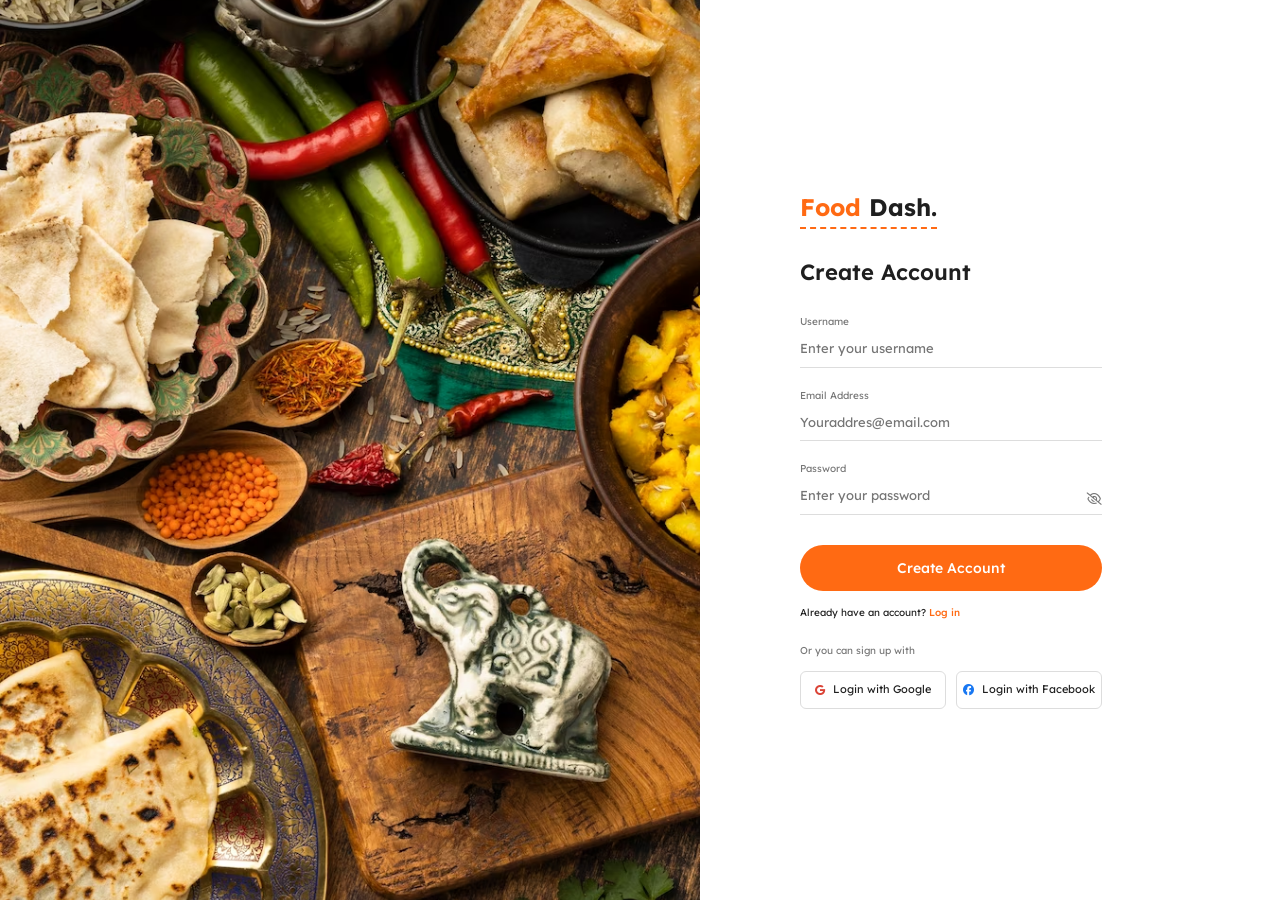
<file: signup.html>
<!DOCTYPE html>
<html lang="en">

<head>
    <meta charset="UTF-8">
    <meta name="viewport" content="width=device-width, initial-scale=1.0">
    <meta name="description" content="Create your Food Dash account.">
    <title>Food Dash | Sign Up</title>

    <link rel="preconnect" href="https://fonts.googleapis.com">
    <link rel="preconnect" href="https://fonts.gstatic.com" crossorigin>
    <link href="https://fonts.googleapis.com/css2?family=Lexend:wght@300;400;500;600;700;800&display=swap"
        rel="stylesheet">
    <link rel="stylesheet" href="https://cdnjs.cloudflare.com/ajax/libs/font-awesome/6.7.2/css/all.min.css">

    <link rel="stylesheet" href="./css/style.css">
    <link rel="stylesheet" href="./css/auth.css">
</head>

<body>

    <main class="auth-page">

        <!-- Left: food photo -->
        <div class="auth-image">
            <img src="./images/signup.png" alt="Delicious Indian food">
        </div>

        <!-- Right: signup form -->
        <section class="auth-panel">
            <div class="auth-box">

                <a href="./index.html" class="logo"><span>Food</span> Dash.</a>

                <h1>Create Account</h1>

                <form class="auth-form" action="#" method="post">

                    <div class="form-group">
                        <label for="username">Username</label>
                        <input type="text" id="username" name="username" placeholder="Enter your username"
                            autocomplete="username" required>
                    </div>

                    <div class="form-group">
                        <label for="email">Email Address</label>
                        <input type="email" id="email" name="email" placeholder="Youraddres@email.com"
                            autocomplete="email" required>
                    </div>

                    <div class="form-group">
                        <label for="password">Password</label>
                        <input type="password" id="password" name="password" placeholder="Enter your password"
                            autocomplete="new-password" minlength="8" required>
                        <i class="fa-regular fa-eye-slash eye"></i>
                    </div>

                    <button type="submit" class="auth-btn">Create Account</button>

                    <p class="auth-switch">Already have an account? <a href="./login.html">Log in</a></p>

                </form>

                <p class="auth-note">Or you can sign up with</p>

                <div class="social-buttons">
                    <a href="#" class="social-btn"><i class="fa-brands fa-google"></i> Login with Google</a>
                    <a href="#" class="social-btn"><i class="fa-brands fa-facebook"></i> Login with Facebook</a>
                </div>

            </div>
        </section>

    </main>

</body>

</html>
</file>
<file: css/style.css>
/* =====================================================
   STYLE.CSS
   Shared styles for all Food Dash pages
===================================================== */

/* 1. COLORS */
:root {
    --orange: #ff6a13;
    --orange-dark: #e55a0a;
    --peach: #ffeee5;
    --dark: #1f1f1f;
    --grey: #777777;
    --white: #ffffff;
    --star: #ffb400;

    --container-width: 1440px;
    --container-padding: 5%;
}

/* 2. RESET */
* {
    margin: 0;
    padding: 0;
    box-sizing: border-box;
}

html {
    scroll-behavior: smooth;
}

body {
    font-family: "Lexend", sans-serif;
    color: var(--dark);
    background: var(--white);
    line-height: 1.6;
    overflow-wrap: break-word;
}

img {
    display: block;
    max-width: 100%;
}

a {
    color: inherit;
    text-decoration: none;
}

ul {
    list-style: none;
}

button,
input,
textarea,
select {
    font: inherit;
}

button,
a {
    -webkit-tap-highlight-color: transparent;
}

button {
    cursor: pointer;
}

.container {
    width: calc(100% - 2 * var(--container-padding));
    max-width: var(--container-width);
    margin-inline: auto;
}

/* 3. COMMON SECTION TITLE */
.section-title {
    font-size: clamp(24px, 3vw, 30px);
    font-weight: 600;
    line-height: 1.35;
}

.section-title span {
    color: var(--orange);
}

/* 4. BUTTONS */
.btn {
    display: inline-flex;
    align-items: center;
    justify-content: center;
    gap: 8px;
    padding: 12px 28px;
    border: 2px solid var(--orange);
    border-radius: 30px;
    font-size: 14px;
    font-weight: 500;
    line-height: 1.4;
    text-align: center;
    transition:
        background-color 0.3s ease,
        color 0.3s ease,
        border-color 0.3s ease;
}

.btn-primary {
    background: var(--orange);
    color: var(--white);
}

.btn-primary:hover {
    background: var(--orange-dark);
    border-color: var(--orange-dark);
}

.btn-outline {
    background: transparent;
    color: var(--orange);
}

.btn-outline:hover {
    background: var(--orange);
    color: var(--white);
}

.btn-small {
    padding: 7px 16px;
    font-size: 12px;
}

/* Keyboard accessibility */
a:focus-visible,
button:focus-visible,
input:focus-visible {
    outline: 2px solid var(--orange);
    outline-offset: 4px;
}

/* 5. HEADER & NAVBAR */
.header {
    position: relative;
    z-index: 20;
    background: var(--peach);
}

.navbar {
    position: relative;
    display: flex;
    align-items: center;
    justify-content: space-between;
    gap: 24px;
    min-height: 78px;
    padding-block: 16px;
}

/* Logo */
.logo {
    flex-shrink: 0;
    display: inline-block;
    padding-bottom: 2px;
    border-bottom: 2px dashed var(--orange);
    font-size: 24px;
    font-weight: 700;
    line-height: 1.4;
}

.logo span {
    color: var(--orange);
}

/* Desktop navigation */
.nav-menu {
    display: flex;
    align-items: center;
    justify-content: center;
    gap: clamp(16px, 2.5vw, 36px);
}

.nav-link {
    color: var(--grey);
    font-size: 13px;
    transition: color 0.3s ease;
}

.nav-link:hover,
.nav-link.active {
    color: var(--dark);
}

.nav-link.active {
    font-weight: 600;
}

/* Search, cart and profile */
.nav-actions {
    display: flex;
    align-items: center;
    gap: 12px;
    flex-shrink: 0;
}

.icon-btn {
    display: flex;
    align-items: center;
    justify-content: center;
    width: 36px;
    height: 36px;
    flex-shrink: 0;
    border-radius: 50%;
    background: var(--orange);
    color: var(--white);
    font-size: 14px;
    transition: background-color 0.3s ease;
}

.icon-btn:hover {
    background: var(--orange-dark);
}

.avatar {
    width: 36px;
    height: 36px;
    border-radius: 50%;
    object-fit: cover;
}

/* Mobile menu controls */
.menu-checkbox,
.menu-toggle {
    display: none;
}

/* 6. SHARED FOOD CARDS
   Used by the homepage and menu page. */
.dish-grid {
    display: grid;
    grid-template-columns: repeat(3, minmax(0, 1fr));
    align-items: stretch;
    gap: 90px 30px;
    margin-top: 90px;
}

.dish-card {
    position: relative;
    width: 100%;
    min-width: 0;
    padding: 85px 20px 20px;
    background: var(--peach);
    border-radius: 16px;
}

.dish-image {
    position: absolute;
    top: -65px;
    left: 50%;
    transform: translateX(-50%);

    width: 135px;
    aspect-ratio: 1;
    padding: 6px;

    border: 2px dashed var(--orange);
    border-radius: 50%;
    background: var(--white);
}

.dish-image img {
    width: 100%;
    height: 100%;
    border-radius: 50%;
    object-fit: cover;
}

.dish-card h3 {
    font-size: 15px;
    font-weight: 500;
    line-height: 1.5;
}

.dish-card h3 span {
    display: block;
    color: var(--orange);
    font-weight: 600;
}

.stars {
    margin: 8px 0 14px;
    color: var(--star);
    font-size: 11px;
}

.stars span {
    margin-left: 4px;
    color: var(--grey);
}

.dish-bottom {
    display: flex;
    align-items: center;
    justify-content: space-between;
    flex-wrap: wrap;
    gap: 12px;
}

.price {
    font-size: 22px;
    font-weight: 600;
}

/* 7. FOOTER */
.footer {
    padding: 50px 0 40px;
    background: var(--peach);
    border-top: 2px dashed var(--orange);
    margin-top: 100px;
}

.footer-grid {
    display: grid;
    grid-template-columns: 1.4fr 1fr 1fr 1.2fr;
    gap: 30px;
}

.footer-about p {
    margin-top: 14px;
    color: var(--grey);
    font-size: 12px;
}

.footer-about h4 {
    margin: 22px 0 10px;
    color: var(--orange);
    font-size: 15px;
    font-weight: 700;
}

.footer-socials {
    display: flex;
    flex-wrap: wrap;
    gap: 14px;
    color: var(--grey);
    font-size: 15px;
}

.footer-socials a:hover {
    color: var(--orange);
}

.footer-column h3 {
    margin-bottom: 18px;
    color: var(--orange);
    font-size: 20px;
    font-weight: 600;
}

.footer-column li {
    margin-bottom: 14px;
    color: var(--grey);
    font-size: 12px;
}

.footer-column a:hover {
    color: var(--orange);
}

/* 8. TABLET */
@media (max-width: 991px) {
    :root {
        --container-padding: 4%;
    }

    .navbar {
        gap: 16px;
    }

    .nav-menu {
        gap: 16px;
    }

    .nav-link {
        font-size: 12px;
    }

    .nav-actions {
        gap: 8px;
    }

    .dish-grid {
        grid-template-columns: repeat(2, minmax(0, 1fr));
        gap: 90px 24px;
    }

    .footer-grid {
        grid-template-columns: repeat(2, minmax(0, 1fr));
        gap: 35px;
    }
}

/* 9. MOBILE NAVIGATION */
@media (max-width: 767px) {
    .navbar {
        min-height: 70px;
        flex-wrap: wrap;
        gap: 12px;
    }

    .logo {
        font-size: 22px;
    }

    /* Show hamburger */
    .menu-toggle {
        display: flex;
        align-items: center;
        justify-content: center;
        order: 3;
        width: 38px;
        height: 38px;
        margin-left: 0;
        color: var(--dark);
        font-size: 22px;
        cursor: pointer;
    }

    /* Keep action icons visible */
    .nav-actions {
        margin-left: auto;
    }

    /* Hide links until checkbox is checked */
    .nav-menu {
        display: none;
        position: absolute;
        top: 100%;
        left: calc(-1 * var(--container-padding));
        right: calc(-1 * var(--container-padding));
        z-index: 30;

        flex-direction: column;
        align-items: stretch;
        gap: 0;

        padding: 10px var(--container-padding) 20px;
        background: var(--peach);
        box-shadow: 0 8px 15px rgba(0, 0, 0, 0.06);
    }

    .nav-menu li {
        padding: 12px 0;
        border-bottom: 1px dashed var(--orange);
    }

    .nav-link {
        display: block;
        font-size: 14px;
    }

    /* HTML order: checkbox, label, nav-menu */
    .menu-checkbox:checked~.nav-menu {
        display: flex;
    }

    .dish-grid {
        grid-template-columns: minmax(0, 1fr);
        gap: 90px;
    }

    .dish-card {
        max-width: 420px;
        margin-inline: auto;
    }

    .footer-grid {
        grid-template-columns: repeat(2, minmax(0, 1fr));
        gap: 30px 20px;
    }
}

/* 10. SMALL MOBILE */
@media (max-width: 480px) {
    :root {
        --container-padding: 5%;
    }

    .container {
        width: 90%;
    }

    .navbar {
        gap: 8px;
    }

    .logo {
        font-size: 20px;
    }

    .nav-actions {
        gap: 6px;
    }

    .icon-btn,
    .avatar {
        width: 32px;
        height: 32px;
    }

    .menu-toggle {
        width: 32px;
        height: 32px;
        font-size: 20px;
    }

    .section-title {
        font-size: 24px;
    }

    .btn {
        padding: 10px 20px;
    }

    .dish-card {
        padding-inline: 16px;
    }

    .footer-grid {
        grid-template-columns: minmax(0, 1fr);
        gap: 28px;
    }
}

/* 11. REDUCED MOTION */
@media (prefers-reduced-motion: reduce) {
    html {
        scroll-behavior: auto;
    }

    *,
    *::before,
    *::after {
        transition-duration: 0.01ms !important;
    }
}
</file>
<file: css/home.css>
/* =====================================================
   HOME.CSS
   Homepage only
===================================================== */

/* 1. HERO SECTION */
.hero {
    padding: 30px 0 110px;
    background: var(--peach);
}

.hero-content {
    display: flex;
    align-items: center;
    justify-content: space-between;
    gap: clamp(24px, 5vw, 60px);
}

.hero-text,
.hero-image {
    min-width: 0;
    flex: 1;
}

.hero-text h1 {
    margin-bottom: 28px;
    font-size: clamp(30px, 4vw, 48px);
    font-weight: 800;
    line-height: 1.3;
}

.hero-text h1 span {
    color: var(--orange);
}

.hero-buttons {
    display: flex;
    flex-direction: column;
    align-items: flex-start;
    gap: 14px;
}

.hero-buttons .btn {
    min-width: 220px;
    max-width: 100%;
}

.hero-image {
    display: flex;
    justify-content: center;
    align-items: center;
}

.hero-image img {
    width: 100%;
    max-width: 500px;
    aspect-ratio: 1;
    object-fit: contain;
}

/* 2. FEATURES SECTION */
.features {
    position: relative;
    z-index: 1;
    margin-top: -60px;
}

.features-box {
    display: grid;
    grid-template-columns: repeat(3, minmax(0, 1fr));
    gap: 24px;

    padding: 24px;
    background: var(--white);
    border-radius: 14px;
    box-shadow: 0 6px 24px rgba(0, 0, 0, 0.1);
}

.feature-item {
    display: flex;
    align-items: center;
    gap: 14px;
    min-width: 0;
}

.feature-item img {
    width: 64px;
    height: 64px;
    flex-shrink: 0;
    object-fit: contain;
}

.feature-item h3 {
    margin-bottom: 4px;
    font-size: 16px;
    font-weight: 600;
    line-height: 1.4;
}

.feature-item p {
    color: var(--grey);
    font-size: 12px;
    line-height: 1.6;
}

/* 3. BEST DELIVERED DISHES */
.best-dishes {
    padding: 80px 0 50px;
}

.best-heading {
    display: flex;
    align-items: center;
    justify-content: space-between;
    gap: 30px;
    margin-bottom: 50px;
}

.best-heading .section-title {
    flex-shrink: 0;
}

.best-heading p {
    max-width: 320px;
    color: var(--grey);
    font-size: 13px;
}

.best-grid {
    display: grid;
    grid-template-columns: repeat(3, minmax(0, 1fr));
    gap: 30px;
}

.best-item {
    width: 100%;
    min-width: 0;
    padding: 10px;
    text-align: center;
}

.best-circle {
    display: flex;
    align-items: center;
    justify-content: center;

    width: min(100%, 300px);
    aspect-ratio: 1;
    margin: 0 auto 18px;
    overflow: hidden;

    border: 2px dashed var(--orange);
    border-radius: 50%;
}

.best-circle img {
    width: 84%;
    height: 84%;
    border-radius: 50%;
    object-fit: cover;
}

.best-item h3 {
    font-size: 14px;
    font-weight: 500;
    line-height: 1.6;
}

.best-item a {
    display: inline-block;
    margin-top: 8px;
    color: var(--orange);
    font-size: 13px;
    font-weight: 500;
}

.best-item a:hover {
    color: var(--orange-dark);
}

/* 4. REGIONS STRIP */
.regions {
    padding: 22px 0;
    background: var(--peach);
}

.regions-list {
    display: flex;
    flex-wrap: wrap;
    align-items: center;
    justify-content: space-between;
    gap: 16px 24px;
}

.regions-list li {
    font-size: 15px;
    font-weight: 500;
}

.regions-list li::before {
    content: "✦";
    display: inline-block;
    margin-right: 10px;
    color: var(--orange);
    font-size: 18px;
}

/* 5. REGULAR MENU */
.regular-menu {
    padding: 60px 0 70px;
}

.menu-heading {
    display: flex;
    align-items: center;
    justify-content: space-between;
    gap: 24px;
}

.menu-heading>div {
    min-width: 0;
}

.menu-heading p {
    margin-top: 8px;
    color: var(--grey);
    font-size: 12px;
    line-height: 1.7;
}

.menu-heading>.btn {
    flex-shrink: 0;
}

/* Food card styles are in the global style.css.
   That way, the homepage and menu page can share them. */

/* 6. OFFERS SECTION */
.offers {
    padding: 0 0 80px;
}

.offers-grid {
    display: grid;
    grid-template-columns: repeat(2, minmax(0, 1fr));
    align-items: stretch;
    gap: 20px;
}

.offer {
    min-width: 0;
    overflow: hidden;
    border-radius: 14px;
}

.offer img {
    display: block;
    width: 100%;
    height: 100%;
    object-fit: cover;
    border-radius: inherit;
}

/* Large coupon on the left */
.offer-coupon {
    aspect-ratio: 0.95;
}

/* Two smaller coupons on the right */
.offers-right {
    display: grid;
    grid-template-rows: repeat(2, minmax(0, 1fr));
    gap: 20px;
}

.offers-right .offer {
    min-height: 0;
    aspect-ratio: 2 / 1;
}

/* =====================================================
   RESPONSIVE DESIGN
===================================================== */

/* 7. TABLET */
@media (max-width: 991px) {
    .hero {
        padding-bottom: 90px;
    }

    .hero-content {
        gap: 24px;
    }

    .hero-text h1 {
        font-size: clamp(30px, 4.2vw, 40px);
    }

    .hero-buttons .btn {
        min-width: 200px;
    }

    .features-box {
        gap: 16px;
        padding: 20px;
    }

    .feature-item {
        gap: 10px;
    }

    .feature-item img {
        width: 52px;
        height: 52px;
    }

    .feature-item h3 {
        font-size: 14px;
    }

    .feature-item p {
        font-size: 11px;
    }

    .best-grid {
        gap: 16px;
    }

    .best-heading {
        gap: 20px;
    }

    .regions-list {
        justify-content: center;
        gap: 14px 24px;
    }

    .offers-grid {
        gap: 16px;
    }

    .offers-right {
        gap: 16px;
    }
}

/* 8. MOBILE */
@media (max-width: 767px) {
    .hero {
        padding: 30px 0 85px;
    }

    .hero-content {
        flex-direction: column-reverse;
        gap: 24px;
        text-align: center;
    }

    .hero-text,
    .hero-image {
        width: 100%;
        flex: auto;
    }

    .hero-text h1 {
        margin-bottom: 22px;
        font-size: clamp(29px, 6vw, 38px);
        line-height: 1.35;
    }

    .hero-buttons {
        align-items: center;
    }

    .hero-buttons .btn {
        width: min(100%, 260px);
    }

    .hero-image img {
        width: min(100%, 320px);
    }

    /* Feature cards */
    .features {
        margin-top: -40px;
    }

    .features-box {
        grid-template-columns: minmax(0, 1fr);
        gap: 22px;
        padding: 24px;
    }

    .feature-item {
        gap: 16px;
    }

    .feature-item img {
        width: 60px;
        height: 60px;
    }

    .feature-item h3 {
        font-size: 16px;
    }

    .feature-item p {
        font-size: 12px;
    }

    /* Best dishes */
    .best-dishes {
        padding: 60px 0 40px;
    }

    .best-heading {
        flex-direction: column;
        align-items: flex-start;
        gap: 14px;
        margin-bottom: 30px;
    }

    .best-heading p {
        max-width: 100%;
    }

    .best-grid {
        grid-template-columns: minmax(0, 1fr);
        gap: 32px;
    }

    .best-item {
        max-width: 360px;
        margin-inline: auto;
    }

    .best-circle {
        width: min(100%, 280px);
    }

    /* Regions */
    .regions {
        padding: 20px 0;
    }

    .regions-list {
        justify-content: center;
        gap: 12px 22px;
    }

    .regions-list li {
        font-size: 13px;
    }

    /* Regular menu heading */
    .regular-menu {
        padding: 45px 0 55px;
    }

    .menu-heading {
        align-items: flex-start;
        gap: 16px;
    }

    .menu-heading .section-title {
        font-size: clamp(22px, 4.5vw, 28px);
    }

    .menu-heading p {
        font-size: 11px;
    }

    /* One food card per row is handled in style.css */

    /* Offers */
    .offers {
        padding-bottom: 55px;
    }

    .offers-grid {
        grid-template-columns: minmax(0, 1fr);
        gap: 16px;
    }

    .offer-coupon {
        aspect-ratio: 1.35;
    }

    .offers-right {
        grid-template-columns: repeat(2, minmax(0, 1fr));
        grid-template-rows: auto;
        gap: 12px;
    }

    .offers-right .offer {
        aspect-ratio: 0.9;
    }
}

/* 9. SMALL MOBILE */
@media (max-width: 480px) {
    .hero {
        padding-top: 24px;
        padding-bottom: 75px;
    }

    .hero-text h1 {
        font-size: 29px;
    }

    .features-box {
        padding: 20px 16px;
    }

    .best-dishes {
        padding-top: 45px;
    }

    .best-heading .section-title {
        font-size: 25px;
    }

    .regions-list {
        gap: 10px 16px;
    }

    .regions-list li {
        font-size: 12px;
    }

    .menu-heading {
        flex-wrap: wrap;
        align-items: flex-start;
        gap: 12px;
    }

    .menu-heading>.btn {
        align-self: flex-start;
    }

    .offers-right {
        gap: 10px;
    }
}
</file>
<file: css/cart.css>
/* =====================================================
   CART.CSS  (only for cart.html)
   Left side: cart items. Right side: orange card details.
===================================================== */

/* whole page has the peach background in this design */
.cart-body {
    background: var(--peach);
}

.cart-page {
    padding: 30px 0 80px;
}

.cart-layout {
    display: grid;
    grid-template-columns: 1.3fr 1fr;
    gap: 40px;
    align-items: start;
}


/* ---------- LEFT: CART ITEMS ---------- */
.back-link {
    display: block;
    padding-bottom: 12px;
    border-bottom: 2px dashed var(--orange);
    font-size: 13px;
    font-weight: 500;
}

.back-link:hover {
    color: var(--orange);
}

.cart-label {
    margin: 22px 0 14px;
    font-size: 13px;
    font-weight: 500;
}

.cart-item {
    display: flex;
    align-items: center;
    gap: 16px;
    margin-bottom: 14px;
    padding: 10px 16px 10px 10px;
    background: var(--white);
    border-radius: 12px;
}

.cart-item img {
    width: 46px;
    height: 46px;
    border-radius: 50%;
    object-fit: cover;
}

.cart-item-name {
    flex: 1;
    font-size: 13px;
    font-weight: 500;
}

/* quantity: ( - ) 01 ( + ) */
.quantity {
    display: flex;
    align-items: center;
    gap: 8px;
    font-size: 13px;
}

.quantity button {
    width: 24px;
    height: 24px;
    border: none;
    border-radius: 50%;
    background: var(--orange);
    color: var(--white);
    font-size: 11px;
    cursor: pointer;
}

.cart-price {
    min-width: 50px;
    font-size: 14px;
    font-weight: 600;
    text-align: right;
}

.remove-btn {
    border: none;
    background: none;
    color: var(--dark);
    cursor: pointer;
}

.remove-btn:hover {
    color: var(--orange);
}


/* ---------- RIGHT: ORANGE CARD ---------- */
.payment-card {
    padding: 30px;
    border-radius: 18px;
    background: var(--orange);
    color: var(--white);
}

.payment-top {
    display: flex;
    align-items: center;
    justify-content: space-between;
    margin-bottom: 22px;
}

.payment-top h2 {
    font-size: 22px;
    font-weight: 600;
}

.payment-top img {
    width: 52px;
    height: 52px;
    border-radius: 50%;
    object-fit: cover;
}

.payment-card label {
    display: block;
    margin-bottom: 6px;
    font-size: 11px;
}

.payment-card input {
    width: 100%;
    height: 36px;
    margin-bottom: 16px;
    padding: 0 12px;
    border: none;
    border-radius: 6px;
    outline: none;
    font-size: 12px;
}

.payment-row {
    display: grid;
    grid-template-columns: 1fr 1fr;
    gap: 16px;
}

.summary-row {
    display: flex;
    justify-content: space-between;
    margin-bottom: 8px;
    font-size: 11px;
}

.summary-box {
    margin: 10px 0 24px;
}

.checkout-btn {
    width: 100%;
    padding: 12px;
    border: none;
    border-radius: 30px;
    background: var(--white);
    color: var(--orange);
    font-size: 15px;
    font-weight: 600;
    cursor: pointer;
    transition: 0.3s;
}

.checkout-btn:hover {
    background: var(--dark);
    color: var(--white);
}


/* ---------- RESPONSIVE ---------- */
@media (max-width: 991px) {
    .cart-layout {
        grid-template-columns: 1fr;
    }
}

@media (max-width: 480px) {
    .cart-item {
        flex-wrap: wrap;
        gap: 10px 14px;
    }

    .cart-item-name {
        flex-basis: calc(100% - 70px);
    }

    .payment-card {
        padding: 22px;
    }
}
</file>
<file: css/auth.css>
/* =====================================================
   AUTH.CSS  (shared by login.html and signup.html)
   Left side: big food photo. Right side: the form.
===================================================== */

.auth-page {
    display: flex;
    min-height: 100vh;
    /* justify-content: space-between; */
    align-items: center;
    gap: 100px;
}


/* ---------- LEFT: PHOTO ---------- */
/* .auth-image {
    padding: 20px;
} */

.auth-image img {
    width: 700px;
    height: 100vh;
    /* border-radius: 12px; */
    object-fit: cover;
}


/* ---------- RIGHT: FORM ---------- */
.auth-panel {
    display: flex;
    align-items: center;
    justify-content: center;
    /* padding: 30px 20px; */
}

.auth-box {
    max-width: 450px;
}

.auth-box .logo {
    display: inline-block;
    margin-bottom: 26px;
}

.auth-box h1 {
    margin-bottom: 22px;
    font-size: 22px;
    font-weight: 600;
}

/* Google + Facebook buttons */
.social-buttons {
    display: grid;
    grid-template-columns: 1fr 1fr;
    gap: 10px;
}

.social-btn {
    display: flex;
    align-items: center;
    justify-content: center;
    gap: 8px;
    padding: 9px 6px;
    border: 1px solid #ddd;
    border-radius: 6px;
    font-size: 11px;
    transition: 0.3s;
}

.social-btn:hover {
    border-color: var(--orange);
}

.social-btn .fa-google {
    color: #db4437;
}

.social-btn .fa-facebook {
    color: #1877f2;
}

/* Form fields (only a line under each input, like the design) */
.auth-form {
    margin-top: 24px;
}

.form-group {
    position: relative;
    margin-bottom: 20px;
}

.form-group label {
    display: block;
    font-size: 10px;
    color: var(--grey);
}

.form-group input {
    width: 100%;
    padding: 8px 0;
    border: none;
    border-bottom: 1px solid #ddd;
    outline: none;
    font-size: 13px;
    transition: 0.3s;
}

.form-group input:focus {
    border-bottom-color: var(--orange);
}

/* eye icon inside the password field */
.form-group .eye {
    position: absolute;
    right: 0;
    bottom: 10px;
    font-size: 12px;
    color: var(--grey);
}

.auth-btn {
    width: 100%;
    margin-top: 10px;
    padding: 12px;
    border: none;
    border-radius: 30px;
    background: var(--orange);
    color: var(--white);
    font-size: 14px;
    font-weight: 500;
    cursor: pointer;
    transition: 0.3s;
}

.auth-btn:hover {
    background: var(--orange-dark);
}

.auth-switch {
    margin-top: 14px;
    font-size: 10px;
}

.auth-switch a {
    color: var(--orange);
    font-weight: 500;
}

.auth-note {
    margin: 22px 0 12px;
    font-size: 10px;
    color: var(--grey);
}


/* ---------- RESPONSIVE ---------- */
/* On tablet and mobile the photo is hidden, only the form shows */
@media (max-width: 767px) {
    .auth-page {
        flex-direction: column;
        gap: 50px;
    }

    .auth-image img{
        /* display: none; */
        height: 290px;
    }
}
</file>
<file: css/menu.css>
/* =========================================
   FOOD DASH — MENU PAGE
   Fluid grid: no breakpoints needed for the cards
========================================= */

:root {
    --orange: #ff5700;
    --orange-dark: #e94b00;
    --card-bg: #fff0e7;
    --text: #303030;
    --header-offset: 100px; /* height of the fixed header */
}

/* ---------- 1. PAGE & SECTIONS ---------- */

.menu-main {
    padding-top: var(--header-offset);
    font-family: "Lexend", sans-serif;
}

.menu-section {
    padding: 40px 0 30px;
}

.menu-section-heading {
    width: min(100% - 32px, 1200px);
    margin: 0 auto 32px;
    text-align: center;
}

.menu-section-heading h2 {
    margin: 0;
    color: var(--text);
    font-size: clamp(1.6rem, 3vw, 2.25rem);
    font-weight: 700;
    line-height: 1.4;
    text-wrap: balance;
}

.dish {
    color: var(--orange-dark);
}

/* ---------- 2. DISH GRID ---------- */
/* auto-fit = 3 / 2 / 1 columns automatically, cards stay 240–260px */

.dish-grid {
    display: grid;
    grid-template-columns: repeat(auto-fit, minmax(min(100%, 240px), 260px));
    justify-content: center;
    gap: 28px;

    width: min(100% - 32px, 1200px);
    margin: 0 auto;
}

/* ---------- 3. DISH CARD ---------- */

.dish-card {
    display: flex;
    flex-direction: column;
    align-items: center;

    padding: 24px 18px 20px;
    box-sizing: border-box;

    background: var(--card-bg);
    border: 2px dashed var(--orange);
    border-radius: 120px 120px 22px 22px;

    text-align: center;
}

.dish-image {
    flex-shrink: 0;
    width: min(100%, 190px);
    aspect-ratio: 1;
    margin-bottom: 16px;

    overflow: hidden;
    background: #fff;
    border: 4px solid #eee;
    border-radius: 50%;
    box-sizing: border-box;
    box-shadow: 0 2px 5px rgba(0, 0, 0, 0.08);
}

.dish-image img {
    display: block;
    width: 100%;
    height: 100%;
    object-fit: cover;
}

.dish-card h3 {
    display: flex;
    align-items: center;
    justify-content: center;

    min-height: 52px;
    margin: 0 0 12px;

    color: var(--text);
    font-size: 1.125rem;
    font-weight: 700;
    line-height: 1.4;
    text-wrap: balance;
}

/* ---------- 4. RATING & PRICE ---------- */

.stars {
    display: flex;
    flex-wrap: wrap;
    align-items: center;
    justify-content: center;
    gap: 4px;
    margin-bottom: 18px;

    color: #ffbd00;
    font-size: 0.875rem;
}

.stars span {
    margin-left: 3px;
    color: #999;
    font-size: 0.95rem;
}

.price {
    margin: 0 0 16px;
    color: #292929;
    font-size: 1.7rem;
    font-weight: 700;
    line-height: 1.2;
}

/* ---------- 5. QUANTITY & BUTTON ---------- */

.qty-control {
    display: flex;
    align-items: center;
    justify-content: center;
    gap: 20px;
    margin-bottom: 15px;
}

.qty-btn {
    display: grid;
    place-items: center;

    width: 38px;
    height: 38px;
    padding: 0;

    border: 0;
    border-radius: 50%;
    background: var(--orange);
    color: #fff;

    font: inherit;
    font-size: 1.5rem;
    line-height: 1;
    cursor: pointer;
    transition: background 0.2s ease;
}

.qty-amount {
    min-width: 25px;
    color: #111;
    font-size: 1.05rem;
    font-weight: 700;
}

.add-cart-btn {
    display: flex;
    align-items: center;
    justify-content: center;

    width: 100%;
    min-height: 42px;
    margin-top: auto;
    padding: 10px 8px;
    box-sizing: border-box;

    border-radius: 30px;
    background: var(--orange);
    color: #fff;

    font-size: 0.75rem;
    font-weight: 700;
    letter-spacing: 0.3px;
    text-decoration: none;
    transition: background 0.2s ease;
}

.qty-btn:hover,
.add-cart-btn:hover {
    background: var(--orange-dark);
}

.qty-btn:focus-visible,
.add-cart-btn:focus-visible {
    outline: 3px solid #1a73e8;
    outline-offset: 2px;
}

/* ---------- 6. SMALL SCREENS ---------- */

@media (max-width: 560px) {
    .menu-section {
        padding: 28px 0 20px;
    }

    .dish-grid {
        gap: 22px;
    }
}
</file>
